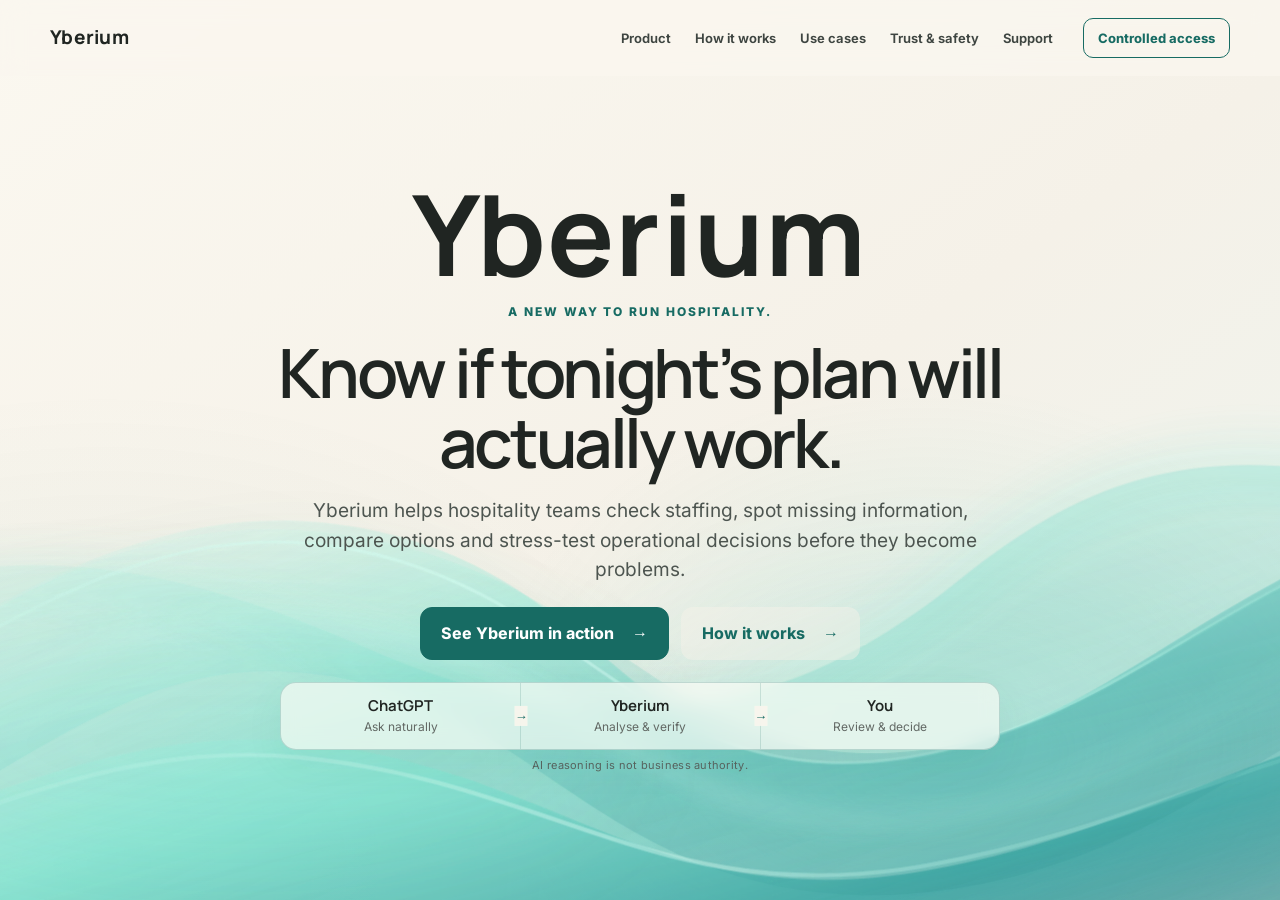
<file: index.html>
<!DOCTYPE html>
<html lang="en-GB">
<head>
  <meta charset="utf-8">
  <meta name="viewport" content="width=device-width, initial-scale=1">
  <link rel="icon" type="image/png" sizes="48x48" href="/favicon-48.png">
  <title>Yberium — Hospitality operations intelligence and workforce control</title>
  <meta name="description" content="Yberium helps hospitality teams check staffing, identify missing evidence, compare workforce options and stress-test operational plans while keeping people in authority.">
  <meta name="theme-color" content="#F5F1E8">
  <meta name="robots" content="index,follow,max-image-preview:large">
  <link rel="canonical" href="https://yberium.com/">
  <meta property="og:title" content="Yberium — Hospitality operations intelligence and workforce control">
  <meta property="og:description" content="Check staffing, spot missing information, compare options and stress-test workforce decisions before they become operational problems.">
  <meta property="og:type" content="website"><meta property="og:url" content="https://yberium.com/"><meta property="og:site_name" content="Yberium">
  <link rel="manifest" href="site.webmanifest">
  <link rel="stylesheet" href="assets/yberium-fonts.css?v=1.0">
  <link rel="stylesheet" href="assets/yberium-public.css?v=5.5">
  <script type="application/ld+json">{"@context":"https://schema.org","@type":"WebSite","name":"Yberium","url":"https://yberium.com/","description":"Hospitality operations intelligence and workforce control."}</script>
  <script type="module" src="/assets/public-waves.js?v=3.0"></script>
</head>
<body class="home-page">
  <a class="skip-link" href="#main">Skip to content</a>
  <div class="wave-field wave-field--home" aria-hidden="true"></div>
  <header class="site-header"><div class="shell nav-wrap">
    <a class="wordmark" href="/" aria-label="Yberium home">Yberium</a>
    <nav class="site-nav" aria-label="Primary navigation"><a href="/product/">Product</a><a href="/how-it-works/">How it works</a><a href="/use-cases/">Use cases</a><a href="/trust-and-safety/">Trust &amp; safety</a><a href="/support/">Support</a></nav><a class="nav-action" href="/early-access.html#pilot-form">Controlled access</a><details class="mobile-nav"><summary>Menu</summary><nav aria-label="Mobile navigation"><a href="/product/">Product</a><a href="/how-it-works/">How it works</a><a href="/use-cases/">Use cases</a><a href="/trust-and-safety/">Trust &amp; safety</a><a href="/support/">Support</a><a class="mobile-nav-action" href="/early-access.html#pilot-form">Controlled access</a></nav></details>
  </div></header>
  <main id="main" class="home-main"><section class="home-hero" aria-labelledby="hero-title">
    <p class="hero-brand" aria-hidden="true">Yberium</p>
    <p class="home-kicker">A new way to run hospitality.</p>
    <h1 id="hero-title">Know if tonight’s plan will actually work.</h1>
    <p class="hero-lead">Yberium helps hospitality teams check staffing, spot missing information, compare options and stress-test operational decisions before they become problems.</p>
    <div class="hero-actions"><a class="button primary" href="/product/">See Yberium in action <span aria-hidden="true">→</span></a><a class="button text-button" href="/how-it-works/">How it works <span aria-hidden="true">→</span></a></div>
    <div class="interaction-rail" aria-label="How people work with Yberium">
      <ol>
        <li><strong>ChatGPT</strong><span>Ask naturally</span></li>
        <li><strong>Yberium</strong><span>Analyse &amp; verify</span></li>
        <li><strong>You</strong><span>Review &amp; decide</span></li>
      </ol>
      <p>AI reasoning is not business authority.</p>
    </div>
  </section></main>
</body>
</html>
</file>
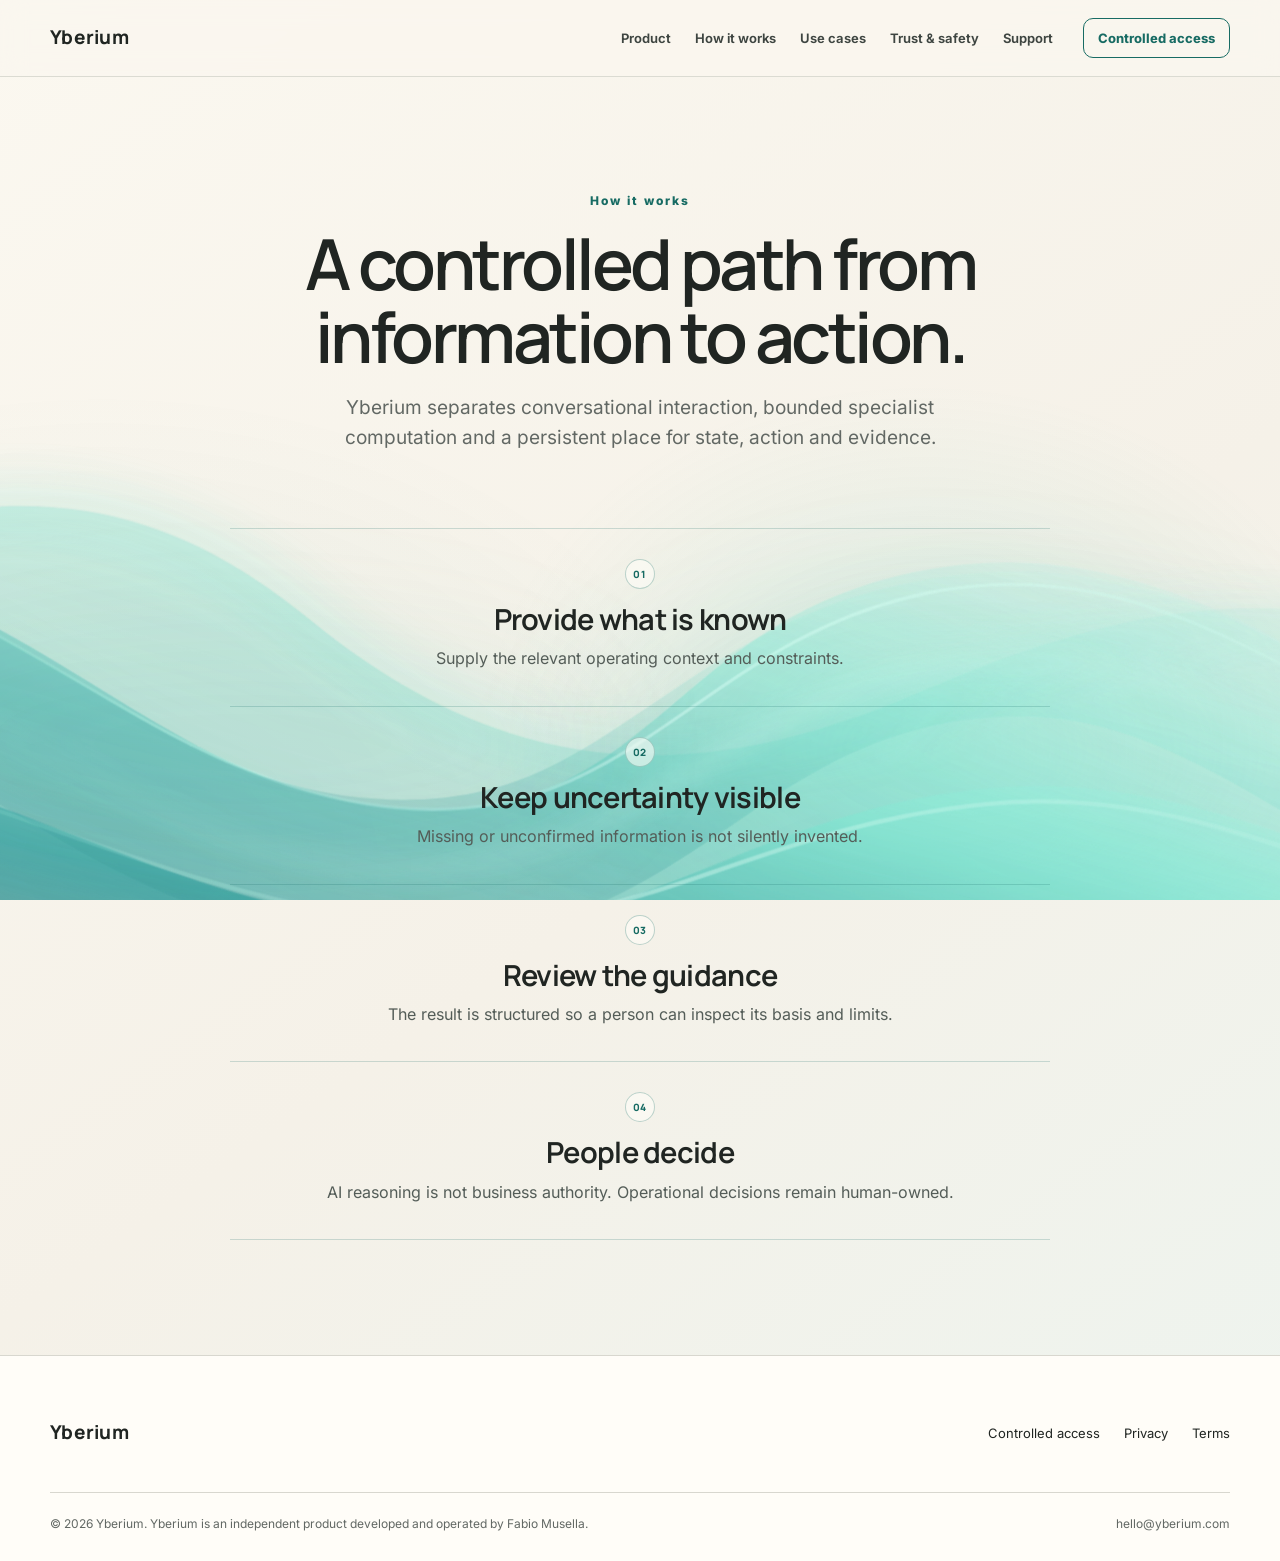
<file: how-it-works/index.html>
<!DOCTYPE html>
<html lang="en-GB"><head>
<meta charset="utf-8"><meta name="viewport" content="width=device-width, initial-scale=1">
  <link rel="icon" type="image/png" sizes="48x48" href="/favicon-48.png">
<title>How it works — Yberium</title><meta name="description" content="How Yberium turns supported inputs into bounded, reviewable operational guidance."><meta name="theme-color" content="#F5F1E8"><meta name="robots" content="index,follow">
<link rel="canonical" href="https://yberium.com/how-it-works/"><link rel="stylesheet" href="../assets/yberium-fonts.css?v=1.0"><link rel="stylesheet" href="../assets/yberium-public.css?v=5.5"><script type="module" src="/assets/public-waves.js?v=3.0"></script>
</head><body class="public-page page-how-it-works">
<a class="skip-link" href="#main">Skip to content</a><div class="wave-field wave-field--subpage" aria-hidden="true"></div>
<header class="site-header"><div class="shell nav-wrap"><a class="wordmark" href="/" aria-label="Yberium home">Yberium</a><nav class="site-nav" aria-label="Primary navigation"><a href="/product/">Product</a><a href="/how-it-works/">How it works</a><a href="/use-cases/">Use cases</a><a href="/trust-and-safety/">Trust &amp; safety</a><a href="/support/">Support</a></nav><a class="nav-action" href="/early-access.html#pilot-form">Controlled access</a><details class="mobile-nav"><summary>Menu</summary><nav aria-label="Mobile navigation"><a href="/product/">Product</a><a href="/how-it-works/">How it works</a><a href="/use-cases/">Use cases</a><a href="/trust-and-safety/">Trust &amp; safety</a><a href="/support/">Support</a><a class="mobile-nav-action" href="/early-access.html#pilot-form">Controlled access</a></nav></details></div></header>
<main id="main" class="content-main"><div class="shell content-shell"><section class="content-hero"><p class="eyebrow">How it works</p><h1>A controlled path from information to action.</h1><p>Yberium separates conversational interaction, bounded specialist computation and a persistent place for state, action and evidence.</p></section><div class="content-grid"><article><span>01</span><h2>Provide what is known</h2><p>Supply the relevant operating context and constraints.</p></article><article><span>02</span><h2>Keep uncertainty visible</h2><p>Missing or unconfirmed information is not silently invented.</p></article><article><span>03</span><h2>Review the guidance</h2><p>The result is structured so a person can inspect its basis and limits.</p></article><article><span>04</span><h2>People decide</h2><p>AI reasoning is not business authority. Operational decisions remain human-owned.</p></article></div></div></main>
<footer class="site-footer"><div class="shell footer-simple"><a class="wordmark" href="/">Yberium</a><nav aria-label="Legal navigation"><a href="/early-access.html">Controlled access</a><a href="/privacy/">Privacy</a><a href="/terms/">Terms</a></nav></div><div class="shell footer-bottom"><span>© 2026 Yberium. Yberium is an independent product developed and operated by Fabio Musella.</span><a href="mailto:hello@yberium.com">hello@yberium.com</a></div></footer>
</body></html>
</file>
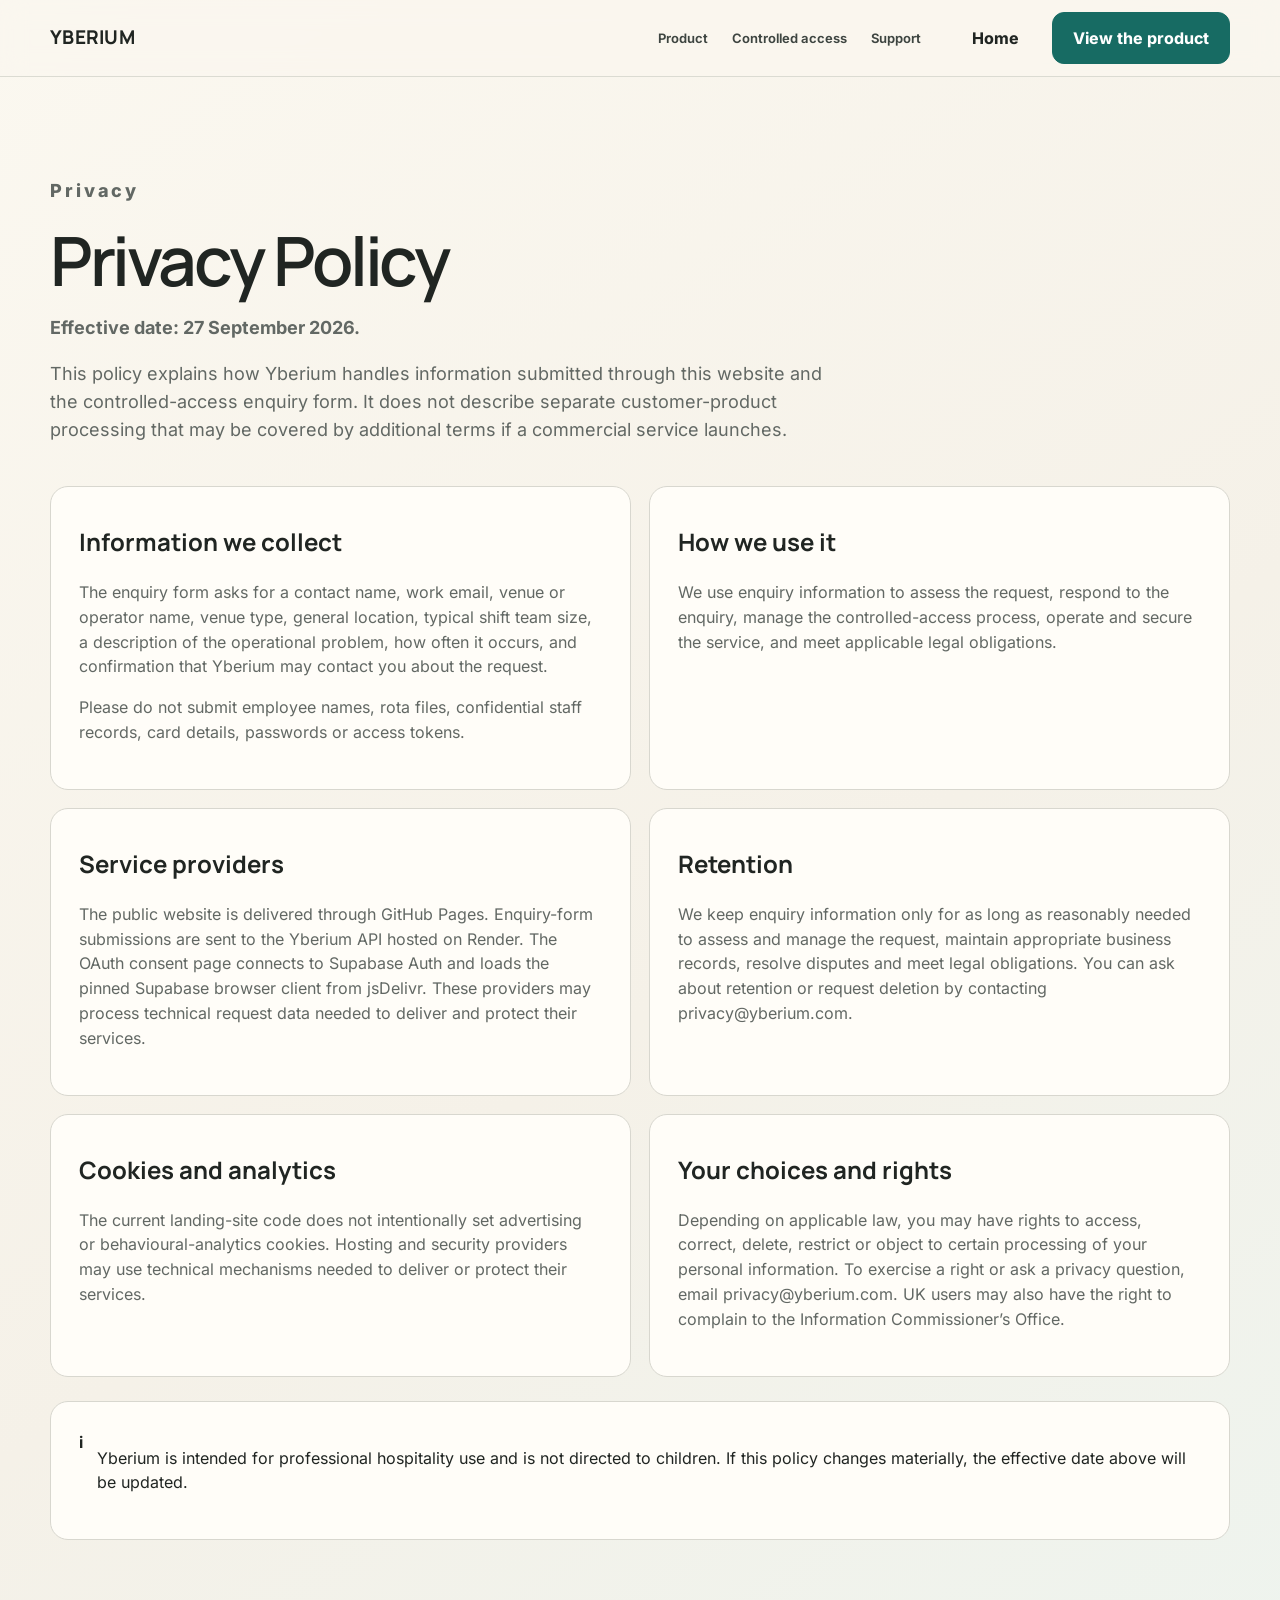
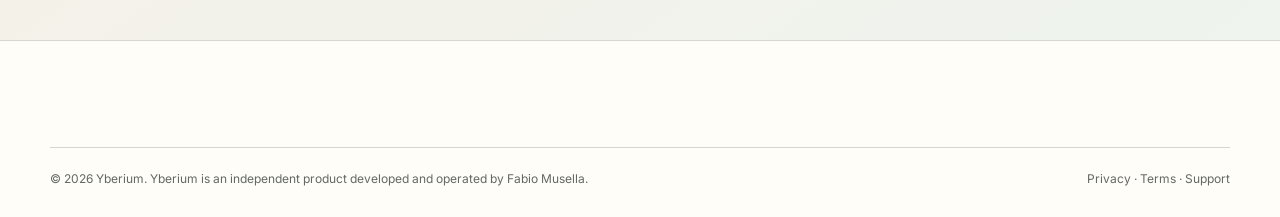
<file: privacy/index.html>
<!DOCTYPE html>
<html lang="en-GB">
<head>
  <meta charset="utf-8">
  <meta name="viewport" content="width=device-width, initial-scale=1">
  <link rel="icon" type="image/png" sizes="48x48" href="/favicon-48.png">
  <title>Privacy Policy — Yberium</title>
  <meta name="description" content="How Yberium handles information submitted through yberium.com and the controlled-access enquiry form.">
  <meta name="theme-color" content="#F5F1E8">
  <meta name="robots" content="index,follow">
  <link rel="canonical" href="https://yberium.com/privacy/">
  <link rel="stylesheet" href="../assets/yberium-fonts.css?v=1.0">
  <link rel="stylesheet" href="../assets/yberium-public.css?v=1.0">
</head>
<body>
  <a class="skip-link" href="#main">Skip to content</a>
  <header class="site-header">
    <div class="header-inner">
      <a class="wordmark" href="/" aria-label="Yberium home">YBERIUM</a>
      <nav class="site-nav" aria-label="Primary navigation"><a href="/product/">Product</a><a href="/early-access.html">Controlled access</a><a href="/support/">Support</a></nav>
      <div class="header-actions"><a class="button quiet" href="/">Home</a><a class="button primary" href="/product/">View the product</a></div>
    </div>
  </header>
  <main id="main" class="subpage-main">
    <div class="page-shell">
      <section class="subpage-hero">
        <p class="eyebrow">Privacy</p>
        <h1>Privacy Policy</h1>
        <p><strong>Effective date: 27 September 2026.</strong></p>
        <p>This policy explains how Yberium handles information submitted through this website and the controlled-access enquiry form. It does not describe separate customer-product processing that may be covered by additional terms if a commercial service launches.</p>
        <div class="feedback-grid">
          <article class="question-card"><h2>Information we collect</h2><p>The enquiry form asks for a contact name, work email, venue or operator name, venue type, general location, typical shift team size, a description of the operational problem, how often it occurs, and confirmation that Yberium may contact you about the request.</p><p>Please do not submit employee names, rota files, confidential staff records, card details, passwords or access tokens.</p></article>
          <article class="question-card"><h2>How we use it</h2><p>We use enquiry information to assess the request, respond to the enquiry, manage the controlled-access process, operate and secure the service, and meet applicable legal obligations.</p></article>
          <article class="question-card"><h2>Service providers</h2><p>The public website is delivered through GitHub Pages. Enquiry-form submissions are sent to the Yberium API hosted on Render. The OAuth consent page connects to Supabase Auth and loads the pinned Supabase browser client from jsDelivr. These providers may process technical request data needed to deliver and protect their services.</p></article>
          <article class="question-card"><h2>Retention</h2><p>We keep enquiry information only for as long as reasonably needed to assess and manage the request, maintain appropriate business records, resolve disputes and meet legal obligations. You can ask about retention or request deletion by contacting <a href="mailto:privacy@yberium.com">privacy@yberium.com</a>.</p></article>
          <article class="question-card"><h2>Cookies and analytics</h2><p>The current landing-site code does not intentionally set advertising or behavioural-analytics cookies. Hosting and security providers may use technical mechanisms needed to deliver or protect their services.</p></article>
          <article class="question-card"><h2>Your choices and rights</h2><p>Depending on applicable law, you may have rights to access, correct, delete, restrict or object to certain processing of your personal information. To exercise a right or ask a privacy question, email <a href="mailto:privacy@yberium.com">privacy@yberium.com</a>. UK users may also have the right to complain to the Information Commissioner’s Office.</p></article>
        </div>
        <div class="legal-note"><strong aria-hidden="true">i</strong><p>Yberium is intended for professional hospitality use and is not directed to children. If this policy changes materially, the effective date above will be updated.</p></div>
      </section>
    </div>
  </main>
  <footer class="site-footer">
    <div class="page-shell">
      <div class="footer-bottom"><span>© 2026 Yberium. Yberium is an independent product developed and operated by Fabio Musella.</span><span><a href="/privacy/">Privacy</a> · <a href="/terms/">Terms</a> · <a href="/support/">Support</a></span></div>
    </div>
  </footer>
</body>
</html>
</file>
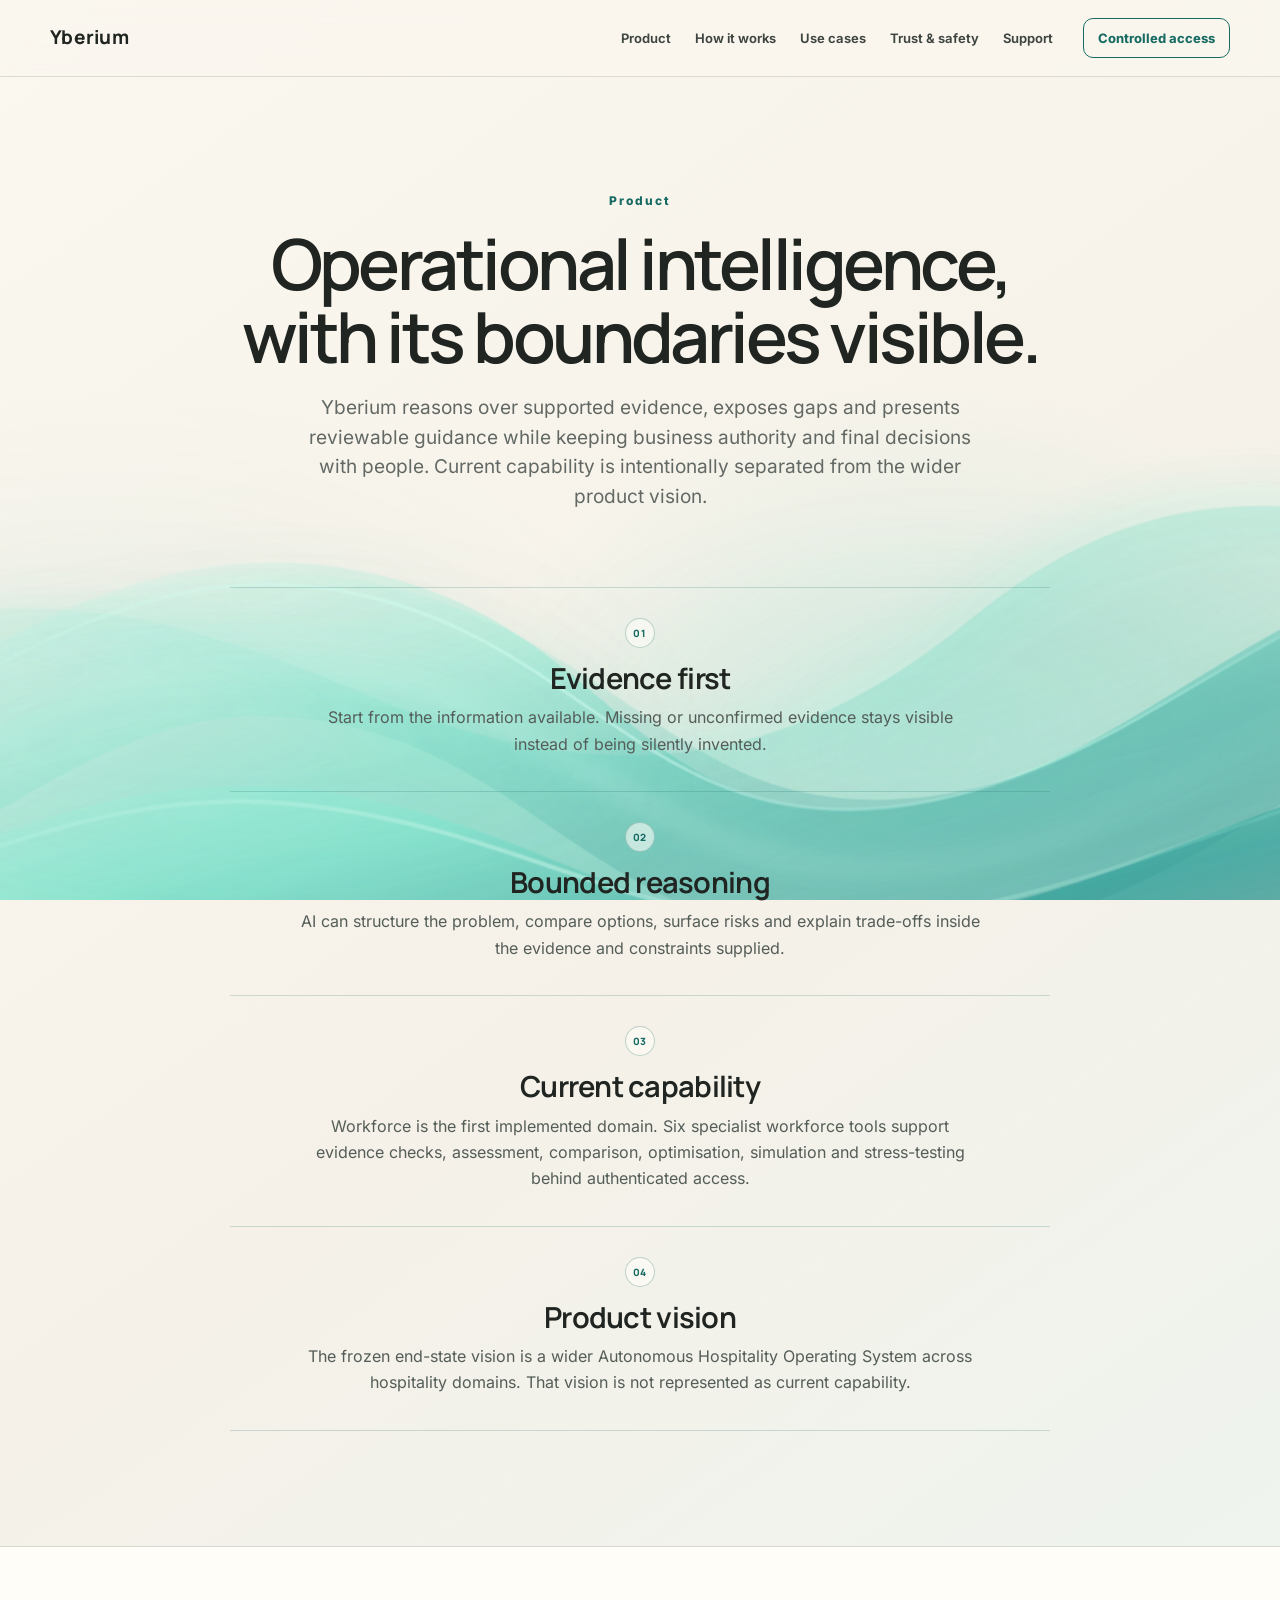
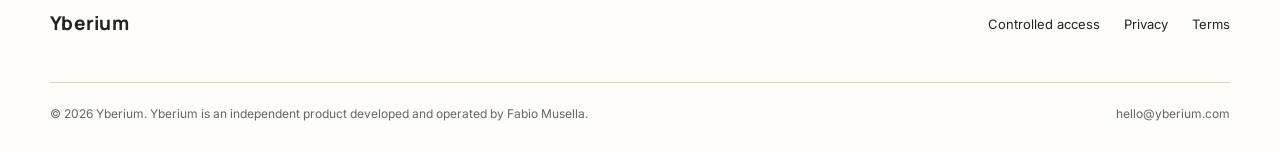
<file: product/index.html>
<!DOCTYPE html>
<html lang="en-GB"><head>
<meta charset="utf-8"><meta name="viewport" content="width=device-width, initial-scale=1">
  <link rel="icon" type="image/png" sizes="48x48" href="/favicon-48.png">
<title>Product — Yberium</title><meta name="description" content="Yberium combines evidence-first operational guidance with a current workforce reasoning capability and a wider hospitality operating-system vision."><meta name="theme-color" content="#F5F1E8"><meta name="robots" content="index,follow">
<link rel="canonical" href="https://yberium.com/product/"><link rel="stylesheet" href="../assets/yberium-fonts.css?v=1.0"><link rel="stylesheet" href="../assets/yberium-public.css?v=5.5"><script type="module" src="/assets/public-waves.js?v=3.0"></script>
</head><body class="public-page page-product">
<a class="skip-link" href="#main">Skip to content</a><div class="wave-field wave-field--subpage" aria-hidden="true"></div>
<header class="site-header"><div class="shell nav-wrap"><a class="wordmark" href="/" aria-label="Yberium home">Yberium</a><nav class="site-nav" aria-label="Primary navigation"><a href="/product/">Product</a><a href="/how-it-works/">How it works</a><a href="/use-cases/">Use cases</a><a href="/trust-and-safety/">Trust &amp; safety</a><a href="/support/">Support</a></nav><a class="nav-action" href="/early-access.html#pilot-form">Controlled access</a><details class="mobile-nav"><summary>Menu</summary><nav aria-label="Mobile navigation"><a href="/product/">Product</a><a href="/how-it-works/">How it works</a><a href="/use-cases/">Use cases</a><a href="/trust-and-safety/">Trust &amp; safety</a><a href="/support/">Support</a><a class="mobile-nav-action" href="/early-access.html#pilot-form">Controlled access</a></nav></details></div></header>
<main id="main" class="content-main"><div class="shell content-shell"><section class="content-hero"><p class="eyebrow">Product</p><h1>Operational intelligence, with its boundaries visible.</h1><p>Yberium reasons over supported evidence, exposes gaps and presents reviewable guidance while keeping business authority and final decisions with people. Current capability is intentionally separated from the wider product vision.</p></section><div class="content-grid"><article><span>01</span><h2>Evidence first</h2><p>Start from the information available. Missing or unconfirmed evidence stays visible instead of being silently invented.</p></article><article><span>02</span><h2>Bounded reasoning</h2><p>AI can structure the problem, compare options, surface risks and explain trade-offs inside the evidence and constraints supplied.</p></article><article><span>03</span><h2>Current capability</h2><p>Workforce is the first implemented domain. Six specialist workforce tools support evidence checks, assessment, comparison, optimisation, simulation and stress-testing behind authenticated access.</p></article><article><span>04</span><h2>Product vision</h2><p>The frozen end-state vision is a wider Autonomous Hospitality Operating System across hospitality domains. That vision is not represented as current capability.</p></article></div></div></main>
<footer class="site-footer"><div class="shell footer-simple"><a class="wordmark" href="/">Yberium</a><nav aria-label="Legal navigation"><a href="/early-access.html">Controlled access</a><a href="/privacy/">Privacy</a><a href="/terms/">Terms</a></nav></div><div class="shell footer-bottom"><span>© 2026 Yberium. Yberium is an independent product developed and operated by Fabio Musella.</span><a href="mailto:hello@yberium.com">hello@yberium.com</a></div></footer>
</body></html>
</file>
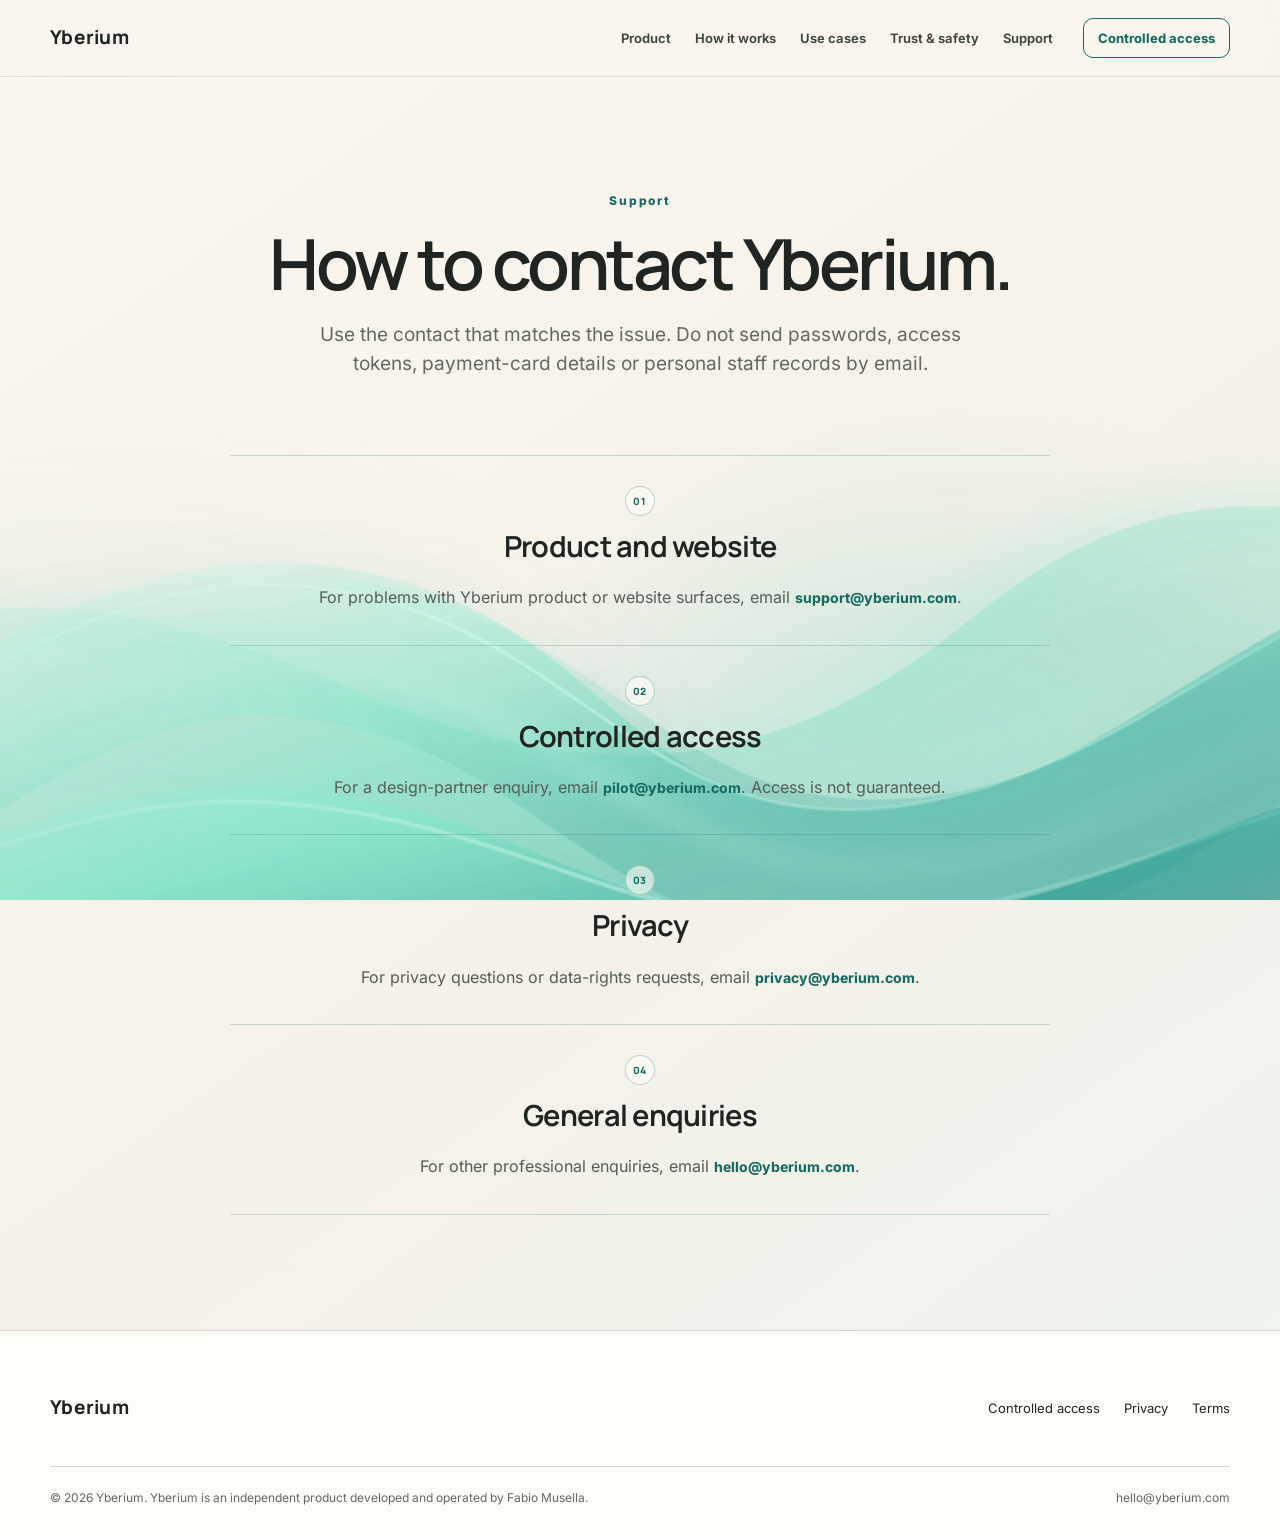
<file: support/index.html>
<!DOCTYPE html>
<html lang="en-GB"><head>
<meta charset="utf-8"><meta name="viewport" content="width=device-width, initial-scale=1">
  <link rel="icon" type="image/png" sizes="48x48" href="/favicon-48.png">
<title>Support — Yberium</title><meta name="description" content="Support, controlled-access and privacy contact information for Yberium."><meta name="theme-color" content="#F5F1E8"><meta name="robots" content="index,follow">
<link rel="canonical" href="https://yberium.com/support/"><link rel="stylesheet" href="../assets/yberium-fonts.css?v=1.0"><link rel="stylesheet" href="../assets/yberium-public.css?v=5.5"><script type="module" src="/assets/public-waves.js?v=3.0"></script>
</head><body class="public-page page-support">
<a class="skip-link" href="#main">Skip to content</a><div class="wave-field wave-field--subpage" aria-hidden="true"></div>
<header class="site-header"><div class="shell nav-wrap"><a class="wordmark" href="/" aria-label="Yberium home">Yberium</a><nav class="site-nav" aria-label="Primary navigation"><a href="/product/">Product</a><a href="/how-it-works/">How it works</a><a href="/use-cases/">Use cases</a><a href="/trust-and-safety/">Trust &amp; safety</a><a href="/support/">Support</a></nav><a class="nav-action" href="/early-access.html#pilot-form">Controlled access</a><details class="mobile-nav"><summary>Menu</summary><nav aria-label="Mobile navigation"><a href="/product/">Product</a><a href="/how-it-works/">How it works</a><a href="/use-cases/">Use cases</a><a href="/trust-and-safety/">Trust &amp; safety</a><a href="/support/">Support</a><a class="mobile-nav-action" href="/early-access.html#pilot-form">Controlled access</a></nav></details></div></header>
<main id="main" class="content-main"><div class="shell content-shell"><section class="content-hero"><p class="eyebrow">Support</p><h1>How to contact Yberium.</h1><p>Use the contact that matches the issue. Do not send passwords, access tokens, payment-card details or personal staff records by email.</p></section><div class="content-grid"><article><span>01</span><h2>Product and website</h2><p>For problems with Yberium product or website surfaces, email <a href="mailto:support@yberium.com">support@yberium.com</a>.</p></article><article><span>02</span><h2>Controlled access</h2><p>For a design-partner enquiry, email <a href="mailto:pilot@yberium.com">pilot@yberium.com</a>. Access is not guaranteed.</p></article><article><span>03</span><h2>Privacy</h2><p>For privacy questions or data-rights requests, email <a href="mailto:privacy@yberium.com">privacy@yberium.com</a>.</p></article><article><span>04</span><h2>General enquiries</h2><p>For other professional enquiries, email <a href="mailto:hello@yberium.com">hello@yberium.com</a>.</p></article></div></div></main>
<footer class="site-footer"><div class="shell footer-simple"><a class="wordmark" href="/">Yberium</a><nav aria-label="Legal navigation"><a href="/early-access.html">Controlled access</a><a href="/privacy/">Privacy</a><a href="/terms/">Terms</a></nav></div><div class="shell footer-bottom"><span>© 2026 Yberium. Yberium is an independent product developed and operated by Fabio Musella.</span><a href="mailto:hello@yberium.com">hello@yberium.com</a></div></footer>
</body></html>
</file>
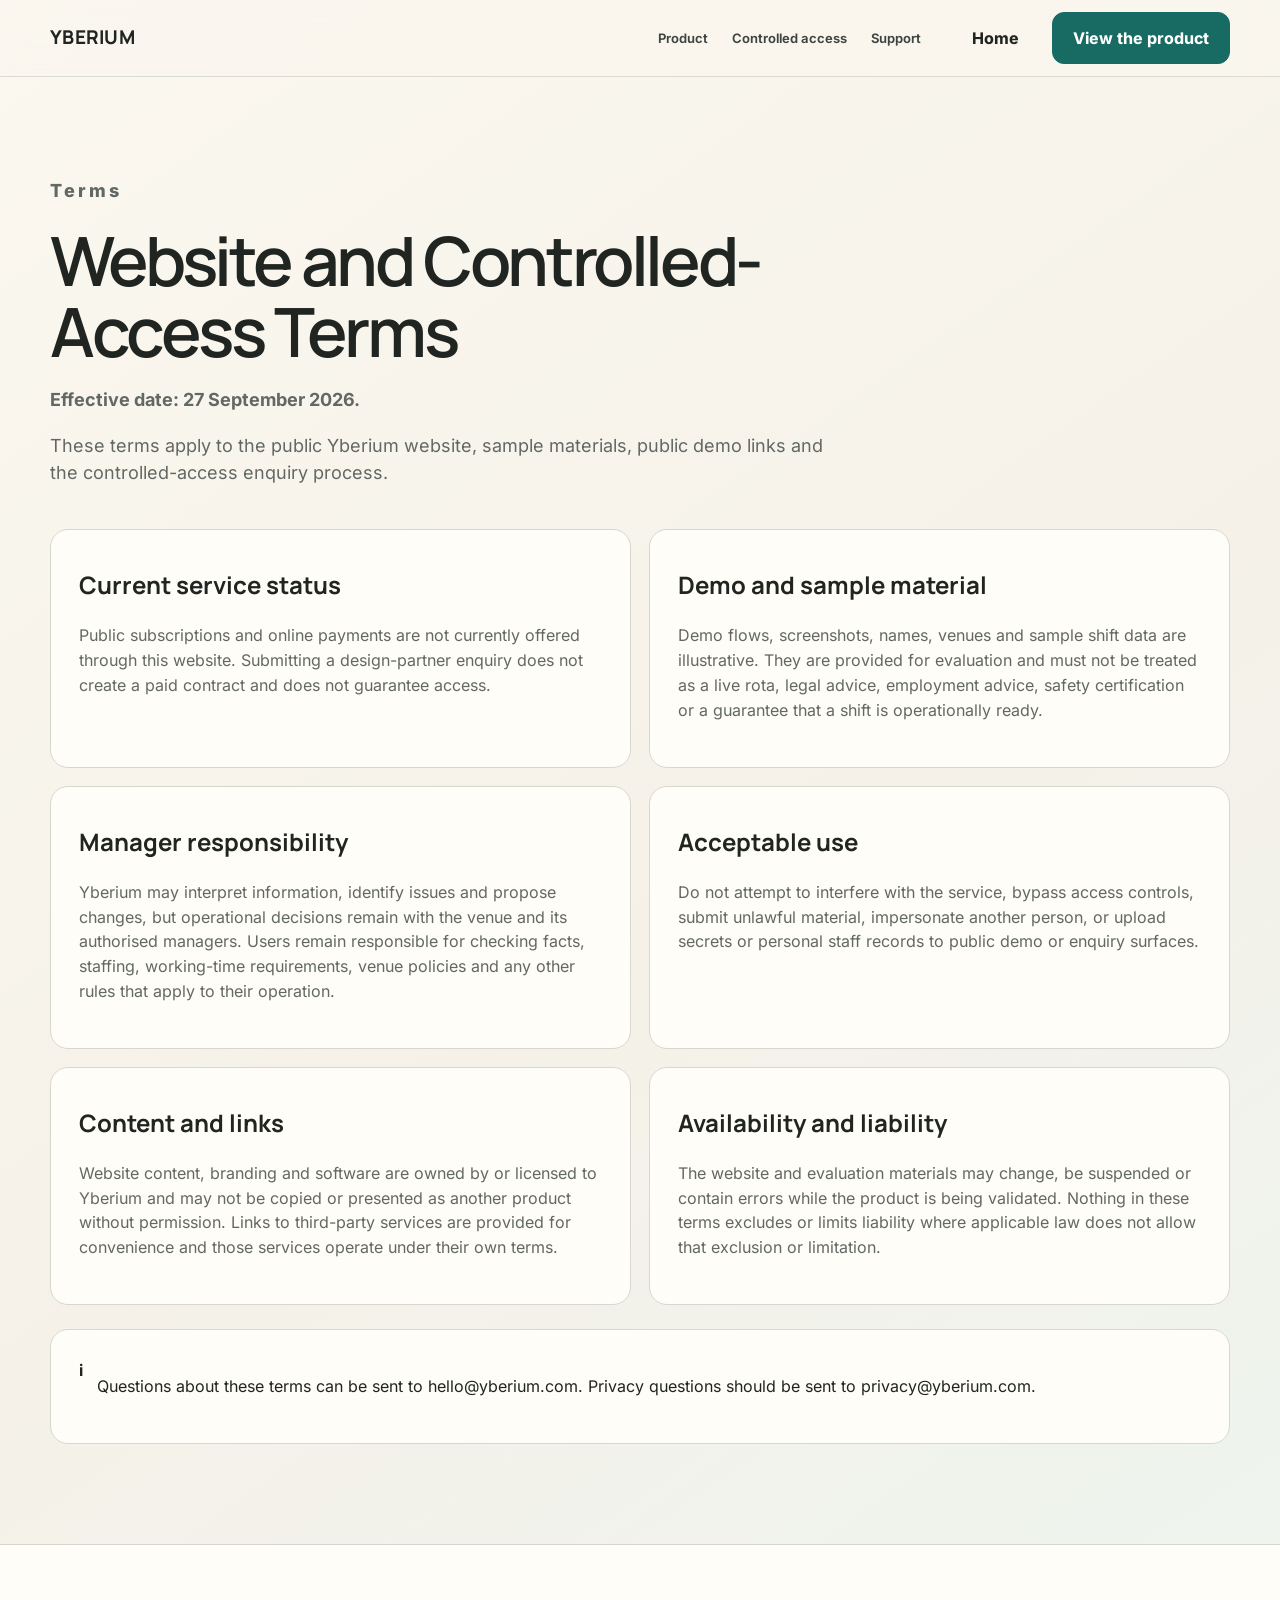
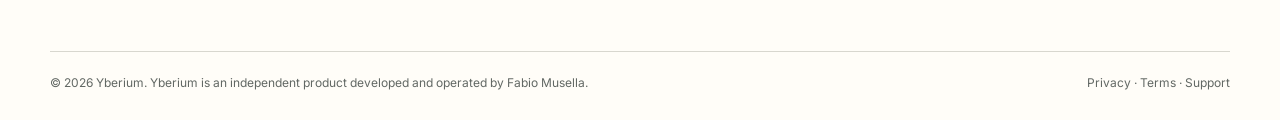
<file: terms/index.html>
<!DOCTYPE html>
<html lang="en-GB">
<head>
  <meta charset="utf-8">
  <meta name="viewport" content="width=device-width, initial-scale=1">
  <link rel="icon" type="image/png" sizes="48x48" href="/favicon-48.png">
  <title>Website and Controlled-Access Terms — Yberium</title>
  <meta name="description" content="Terms for using the Yberium website, public demo and controlled-access enquiry process.">
  <meta name="theme-color" content="#F5F1E8">
  <meta name="robots" content="index,follow">
  <link rel="canonical" href="https://yberium.com/terms/">
  <link rel="stylesheet" href="../assets/yberium-fonts.css?v=1.0">
  <link rel="stylesheet" href="../assets/yberium-public.css?v=1.0">
</head>
<body>
  <a class="skip-link" href="#main">Skip to content</a>
  <header class="site-header">
    <div class="header-inner">
      <a class="wordmark" href="/" aria-label="Yberium home">YBERIUM</a>
      <nav class="site-nav" aria-label="Primary navigation"><a href="/product/">Product</a><a href="/early-access.html">Controlled access</a><a href="/support/">Support</a></nav>
      <div class="header-actions"><a class="button quiet" href="/">Home</a><a class="button primary" href="/product/">View the product</a></div>
    </div>
  </header>
  <main id="main" class="subpage-main">
    <div class="page-shell">
      <section class="subpage-hero">
        <p class="eyebrow">Terms</p>
        <h1>Website and Controlled-Access Terms</h1>
        <p><strong>Effective date: 27 September 2026.</strong></p>
        <p>These terms apply to the public Yberium website, sample materials, public demo links and the controlled-access enquiry process.</p>
        <div class="feedback-grid">
          <article class="question-card"><h2>Current service status</h2><p>Public subscriptions and online payments are not currently offered through this website. Submitting a design-partner enquiry does not create a paid contract and does not guarantee access.</p></article>
          <article class="question-card"><h2>Demo and sample material</h2><p>Demo flows, screenshots, names, venues and sample shift data are illustrative. They are provided for evaluation and must not be treated as a live rota, legal advice, employment advice, safety certification or a guarantee that a shift is operationally ready.</p></article>
          <article class="question-card"><h2>Manager responsibility</h2><p>Yberium may interpret information, identify issues and propose changes, but operational decisions remain with the venue and its authorised managers. Users remain responsible for checking facts, staffing, working-time requirements, venue policies and any other rules that apply to their operation.</p></article>
          <article class="question-card"><h2>Acceptable use</h2><p>Do not attempt to interfere with the service, bypass access controls, submit unlawful material, impersonate another person, or upload secrets or personal staff records to public demo or enquiry surfaces.</p></article>
          <article class="question-card"><h2>Content and links</h2><p>Website content, branding and software are owned by or licensed to Yberium and may not be copied or presented as another product without permission. Links to third-party services are provided for convenience and those services operate under their own terms.</p></article>
          <article class="question-card"><h2>Availability and liability</h2><p>The website and evaluation materials may change, be suspended or contain errors while the product is being validated. Nothing in these terms excludes or limits liability where applicable law does not allow that exclusion or limitation.</p></article>
        </div>
        <div class="legal-note"><strong aria-hidden="true">i</strong><p>Questions about these terms can be sent to <a href="mailto:hello@yberium.com">hello@yberium.com</a>. Privacy questions should be sent to <a href="mailto:privacy@yberium.com">privacy@yberium.com</a>.</p></div>
      </section>
    </div>
  </main>
  <footer class="site-footer">
    <div class="page-shell">
      <div class="footer-bottom"><span>© 2026 Yberium. Yberium is an independent product developed and operated by Fabio Musella.</span><span><a href="/privacy/">Privacy</a> · <a href="/terms/">Terms</a> · <a href="/support/">Support</a></span></div>
    </div>
  </footer>
</body>
</html>
</file>
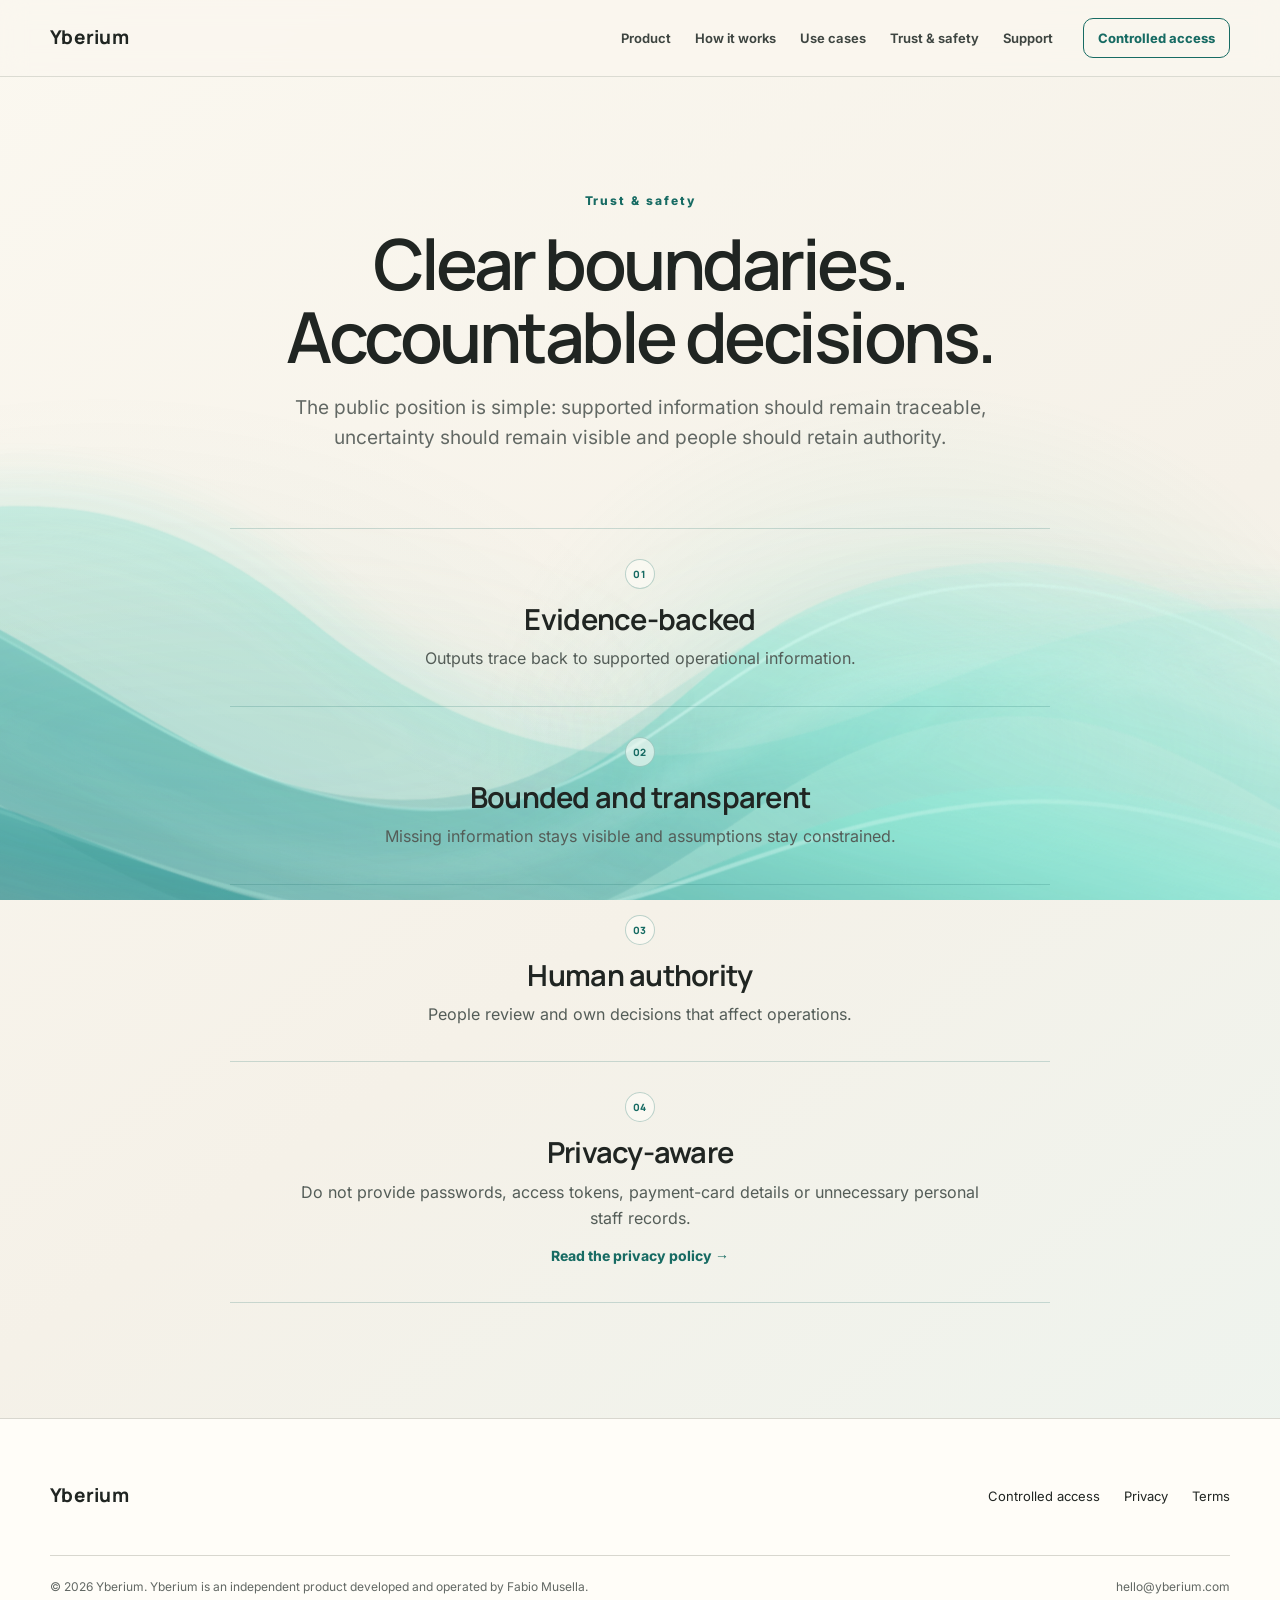
<file: trust-and-safety/index.html>
<!DOCTYPE html>
<html lang="en-GB"><head>
<meta charset="utf-8"><meta name="viewport" content="width=device-width, initial-scale=1">
  <link rel="icon" type="image/png" sizes="48x48" href="/favicon-48.png">
<title>Trust & safety — Yberium</title><meta name="description" content="Yberium principles for evidence, transparency, privacy and human authority."><meta name="theme-color" content="#F5F1E8"><meta name="robots" content="index,follow">
<link rel="canonical" href="https://yberium.com/trust-and-safety/"><link rel="stylesheet" href="../assets/yberium-fonts.css?v=1.0"><link rel="stylesheet" href="../assets/yberium-public.css?v=5.5"><script type="module" src="/assets/public-waves.js?v=3.0"></script>
</head><body class="public-page page-trust-and-safety">
<a class="skip-link" href="#main">Skip to content</a><div class="wave-field wave-field--subpage" aria-hidden="true"></div>
<header class="site-header"><div class="shell nav-wrap"><a class="wordmark" href="/" aria-label="Yberium home">Yberium</a><nav class="site-nav" aria-label="Primary navigation"><a href="/product/">Product</a><a href="/how-it-works/">How it works</a><a href="/use-cases/">Use cases</a><a href="/trust-and-safety/">Trust &amp; safety</a><a href="/support/">Support</a></nav><a class="nav-action" href="/early-access.html#pilot-form">Controlled access</a><details class="mobile-nav"><summary>Menu</summary><nav aria-label="Mobile navigation"><a href="/product/">Product</a><a href="/how-it-works/">How it works</a><a href="/use-cases/">Use cases</a><a href="/trust-and-safety/">Trust &amp; safety</a><a href="/support/">Support</a><a class="mobile-nav-action" href="/early-access.html#pilot-form">Controlled access</a></nav></details></div></header>
<main id="main" class="content-main"><div class="shell content-shell"><section class="content-hero"><p class="eyebrow">Trust & safety</p><h1>Clear boundaries. Accountable decisions.</h1><p>The public position is simple: supported information should remain traceable, uncertainty should remain visible and people should retain authority.</p></section><div class="content-grid"><article><span>01</span><h2>Evidence-backed</h2><p>Outputs trace back to supported operational information.</p></article><article><span>02</span><h2>Bounded and transparent</h2><p>Missing information stays visible and assumptions stay constrained.</p></article><article><span>03</span><h2>Human authority</h2><p>People review and own decisions that affect operations.</p></article><article><span>04</span><h2>Privacy-aware</h2><p>Do not provide passwords, access tokens, payment-card details or unnecessary personal staff records.</p><a href="/privacy/">Read the privacy policy →</a></article></div></div></main>
<footer class="site-footer"><div class="shell footer-simple"><a class="wordmark" href="/">Yberium</a><nav aria-label="Legal navigation"><a href="/early-access.html">Controlled access</a><a href="/privacy/">Privacy</a><a href="/terms/">Terms</a></nav></div><div class="shell footer-bottom"><span>© 2026 Yberium. Yberium is an independent product developed and operated by Fabio Musella.</span><a href="mailto:hello@yberium.com">hello@yberium.com</a></div></footer>
</body></html>
</file>
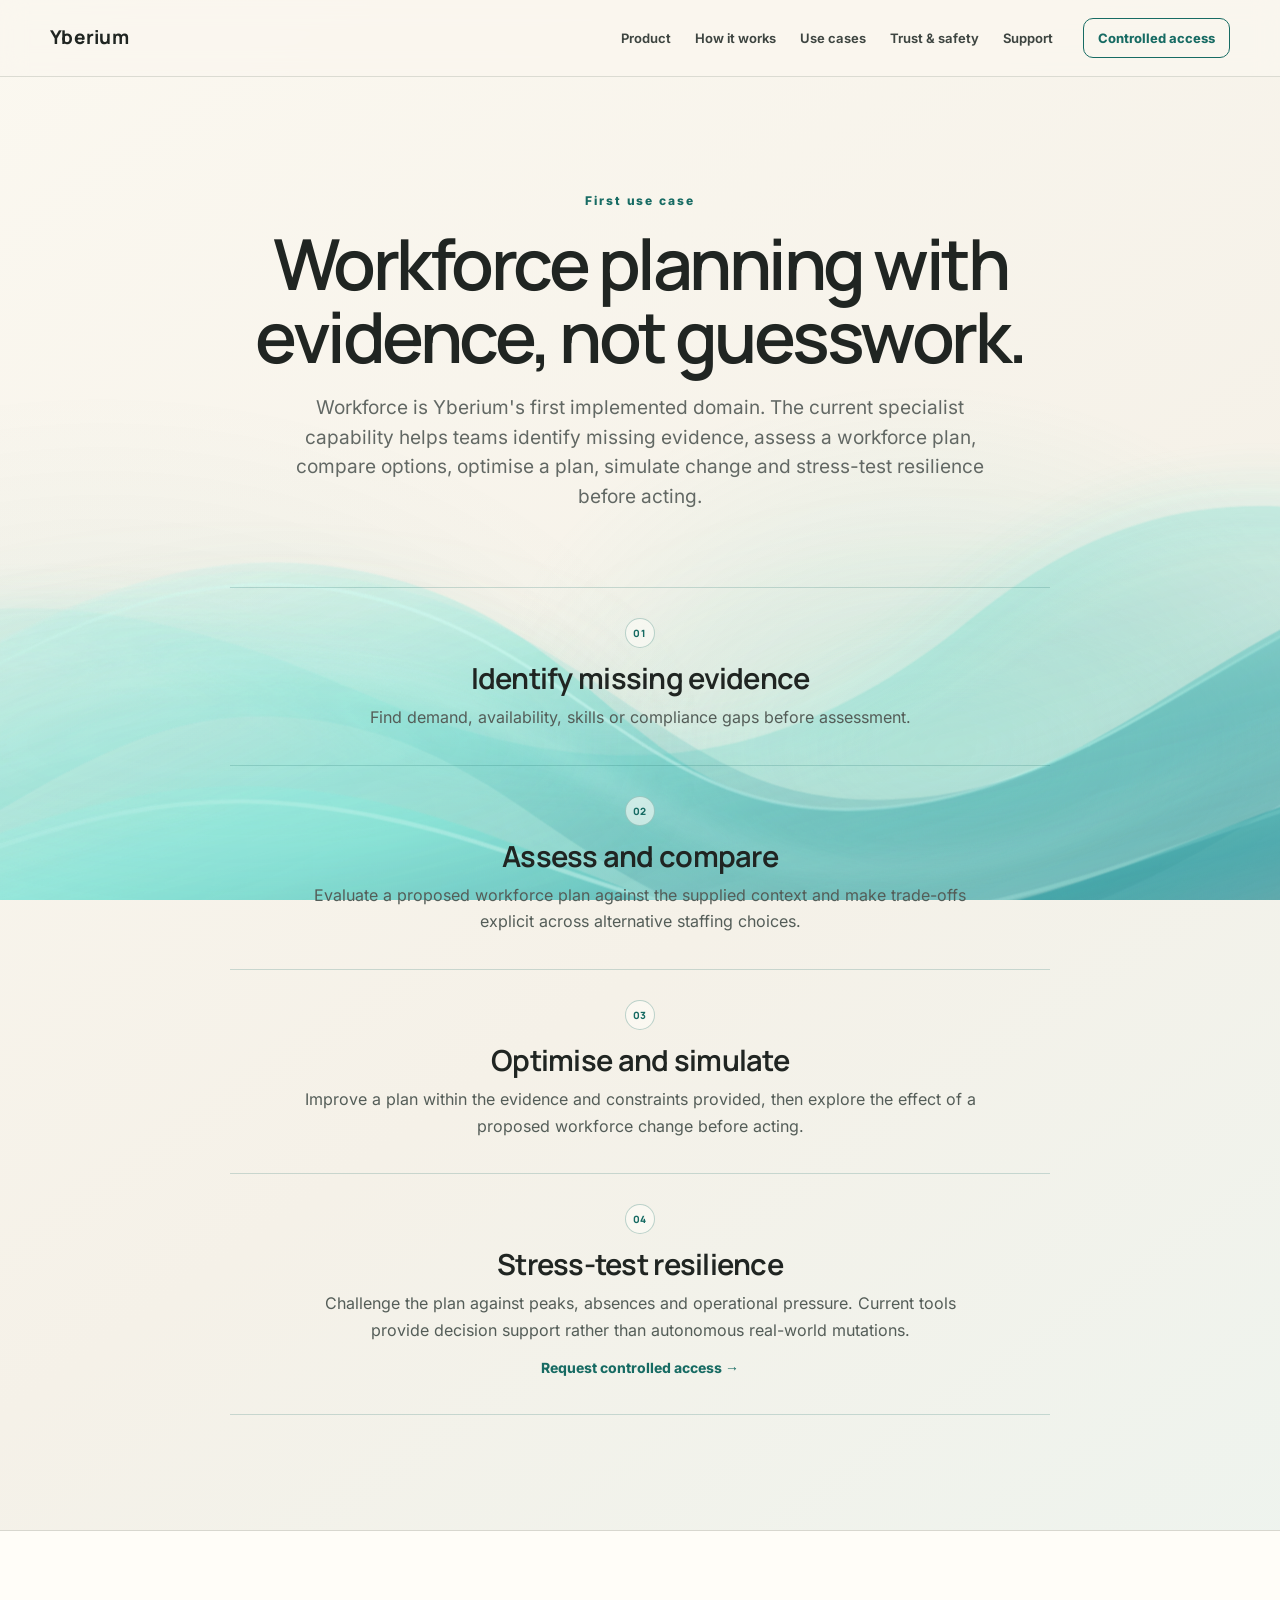
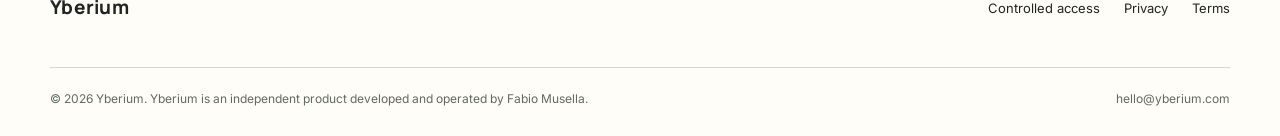
<file: use-cases/index.html>
<!DOCTYPE html>
<html lang="en-GB"><head>
<meta charset="utf-8"><meta name="viewport" content="width=device-width, initial-scale=1">
  <link rel="icon" type="image/png" sizes="48x48" href="/favicon-48.png">
<title>Use cases — Yberium</title><meta name="description" content="Yberium's first implemented domain is workforce planning: identify evidence gaps, assess and compare plans, optimise, simulate and stress-test before acting."><meta name="theme-color" content="#F5F1E8"><meta name="robots" content="index,follow">
<link rel="canonical" href="https://yberium.com/use-cases/"><link rel="stylesheet" href="../assets/yberium-fonts.css?v=1.0"><link rel="stylesheet" href="../assets/yberium-public.css?v=5.5"><script type="module" src="/assets/public-waves.js?v=3.0"></script>
</head><body class="public-page page-use-cases">
<a class="skip-link" href="#main">Skip to content</a><div class="wave-field wave-field--subpage" aria-hidden="true"></div>
<header class="site-header"><div class="shell nav-wrap"><a class="wordmark" href="/" aria-label="Yberium home">Yberium</a><nav class="site-nav" aria-label="Primary navigation"><a href="/product/">Product</a><a href="/how-it-works/">How it works</a><a href="/use-cases/">Use cases</a><a href="/trust-and-safety/">Trust &amp; safety</a><a href="/support/">Support</a></nav><a class="nav-action" href="/early-access.html#pilot-form">Controlled access</a><details class="mobile-nav"><summary>Menu</summary><nav aria-label="Mobile navigation"><a href="/product/">Product</a><a href="/how-it-works/">How it works</a><a href="/use-cases/">Use cases</a><a href="/trust-and-safety/">Trust &amp; safety</a><a href="/support/">Support</a><a class="mobile-nav-action" href="/early-access.html#pilot-form">Controlled access</a></nav></details></div></header>
<main id="main" class="content-main"><div class="shell content-shell"><section class="content-hero"><p class="eyebrow">First use case</p><h1>Workforce planning with evidence, not guesswork.</h1><p>Workforce is Yberium's first implemented domain. The current specialist capability helps teams identify missing evidence, assess a workforce plan, compare options, optimise a plan, simulate change and stress-test resilience before acting.</p></section><div class="content-grid"><article><span>01</span><h2>Identify missing evidence</h2><p>Find demand, availability, skills or compliance gaps before assessment.</p></article><article><span>02</span><h2>Assess and compare</h2><p>Evaluate a proposed workforce plan against the supplied context and make trade-offs explicit across alternative staffing choices.</p></article><article><span>03</span><h2>Optimise and simulate</h2><p>Improve a plan within the evidence and constraints provided, then explore the effect of a proposed workforce change before acting.</p></article><article><span>04</span><h2>Stress-test resilience</h2><p>Challenge the plan against peaks, absences and operational pressure. Current tools provide decision support rather than autonomous real-world mutations.</p><a href="/early-access.html#pilot-form">Request controlled access →</a></article></div></div></main>
<footer class="site-footer"><div class="shell footer-simple"><a class="wordmark" href="/">Yberium</a><nav aria-label="Legal navigation"><a href="/early-access.html">Controlled access</a><a href="/privacy/">Privacy</a><a href="/terms/">Terms</a></nav></div><div class="shell footer-bottom"><span>© 2026 Yberium. Yberium is an independent product developed and operated by Fabio Musella.</span><a href="mailto:hello@yberium.com">hello@yberium.com</a></div></footer>
</body></html>
</file>
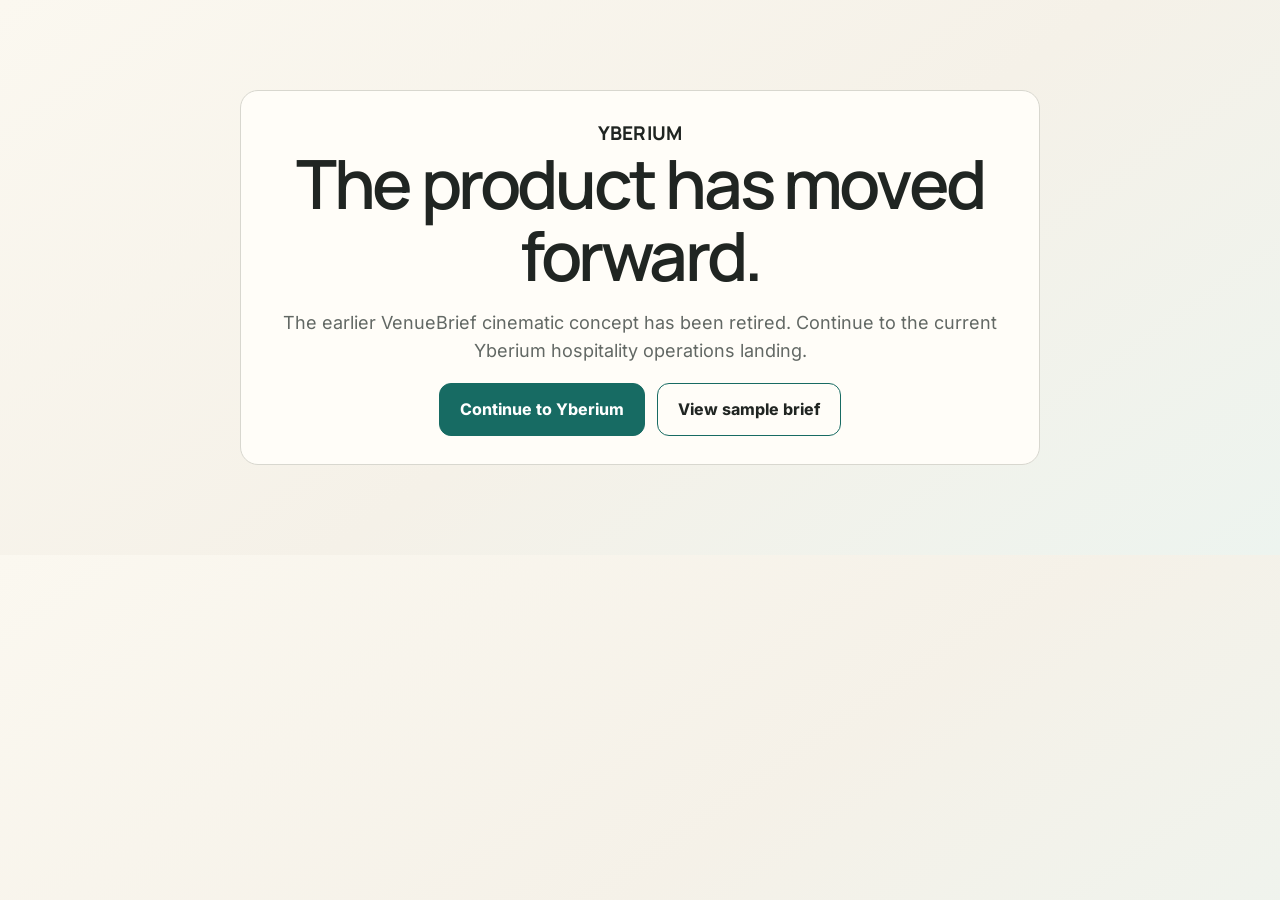
<file: cinematic.html>
<!DOCTYPE html>
<html lang="en-GB">
<head>
  <meta charset="utf-8">
  <meta name="viewport" content="width=device-width, initial-scale=1">
  <title>This concept has moved — Yberium</title>
  <meta name="description" content="The former concept page has been retired. Continue to Yberium.">
  <meta name="theme-color" content="#F5F1E8">
  <meta name="robots" content="noindex,follow">
  <link rel="canonical" href="https://yberium.com/">
  <link rel="stylesheet" href="assets/yberium-fonts.css?v=1.0">
  <link rel="stylesheet" href="assets/yberium-public.css?v=1.0">
</head>
<body>
  <main class="page-shell">
    <section class="legacy-notice">
      <a class="wordmark" href="index.html" aria-label="Yberium home">YBERIUM</a>
      <h1>The product has moved forward.</h1>
      <p>The earlier VenueBrief cinematic concept has been retired. Continue to the current Yberium hospitality operations landing.</p>
      <div class="inline-actions actions-centred"><a class="button primary" href="index.html">Continue to Yberium</a><a class="button" href="sample-shift-brief.html">View sample brief</a></div>
    </section>
  </main>
</body>
</html>
</file>
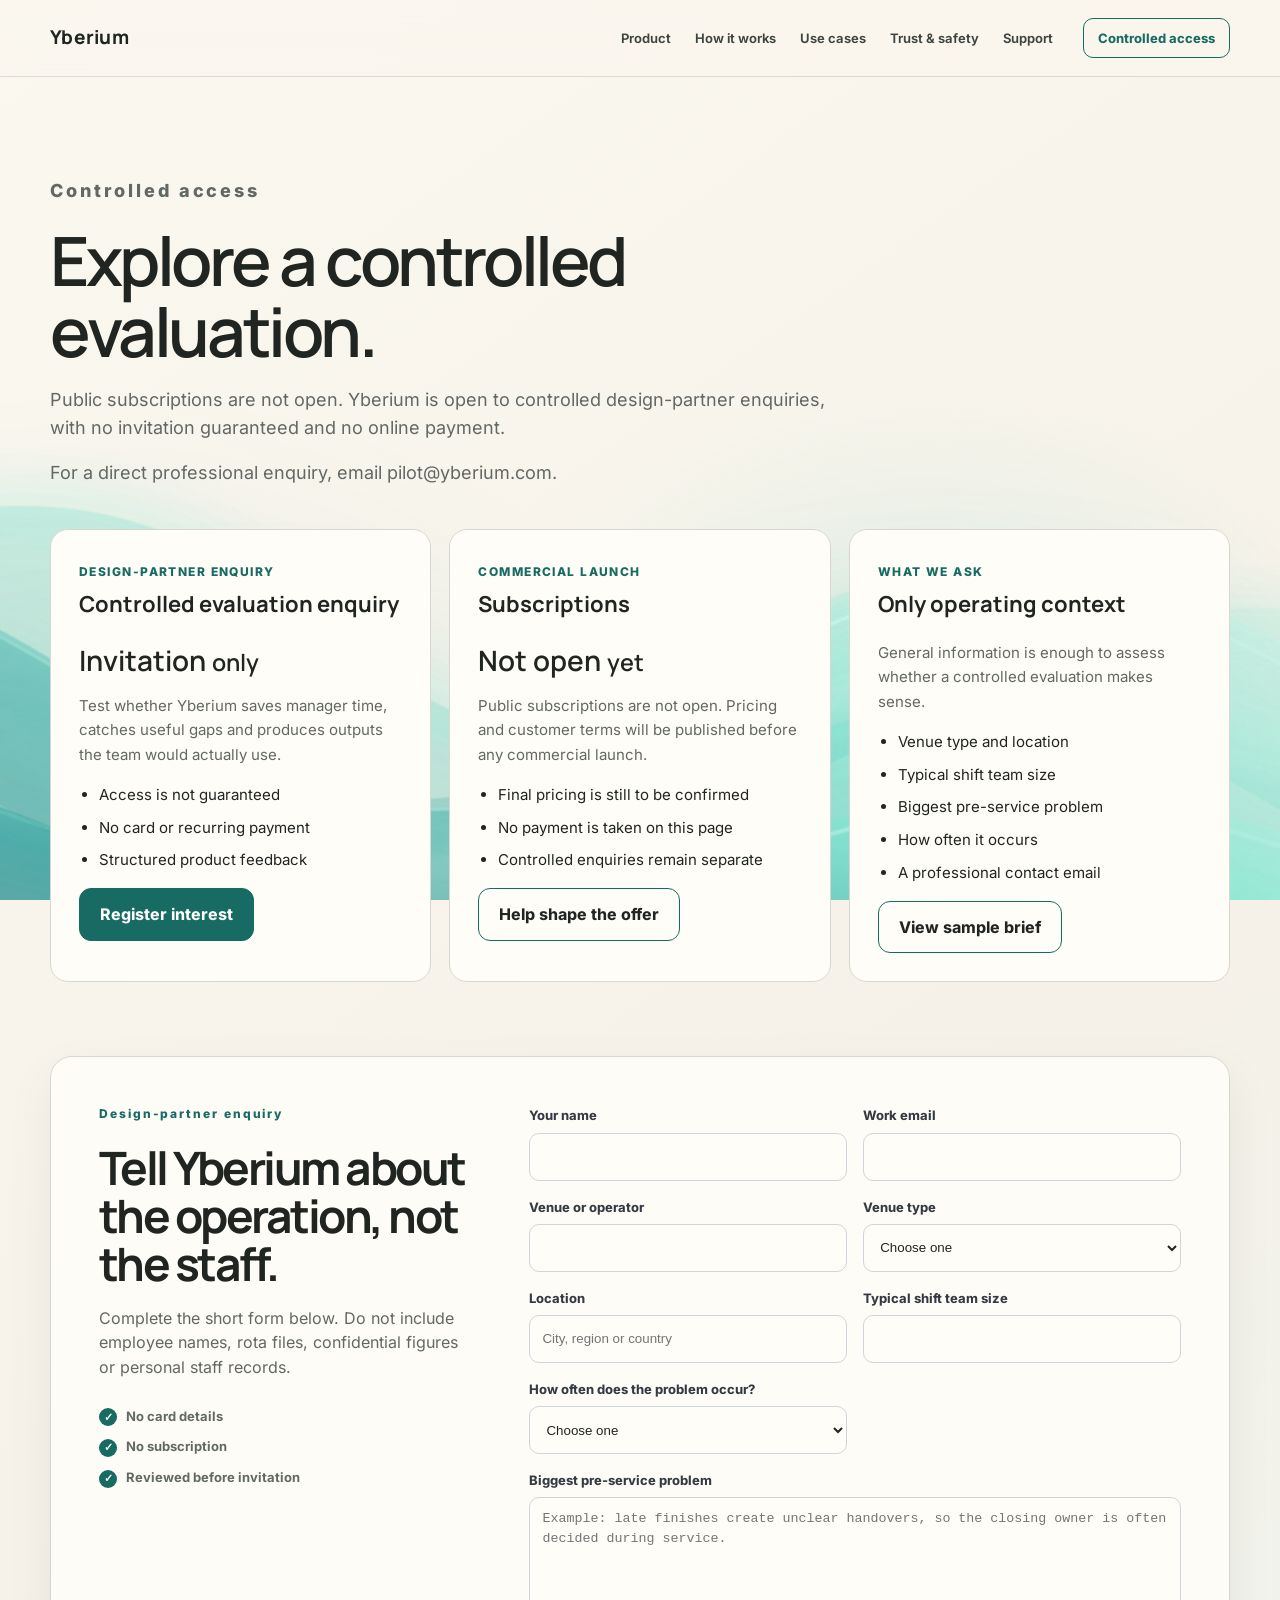
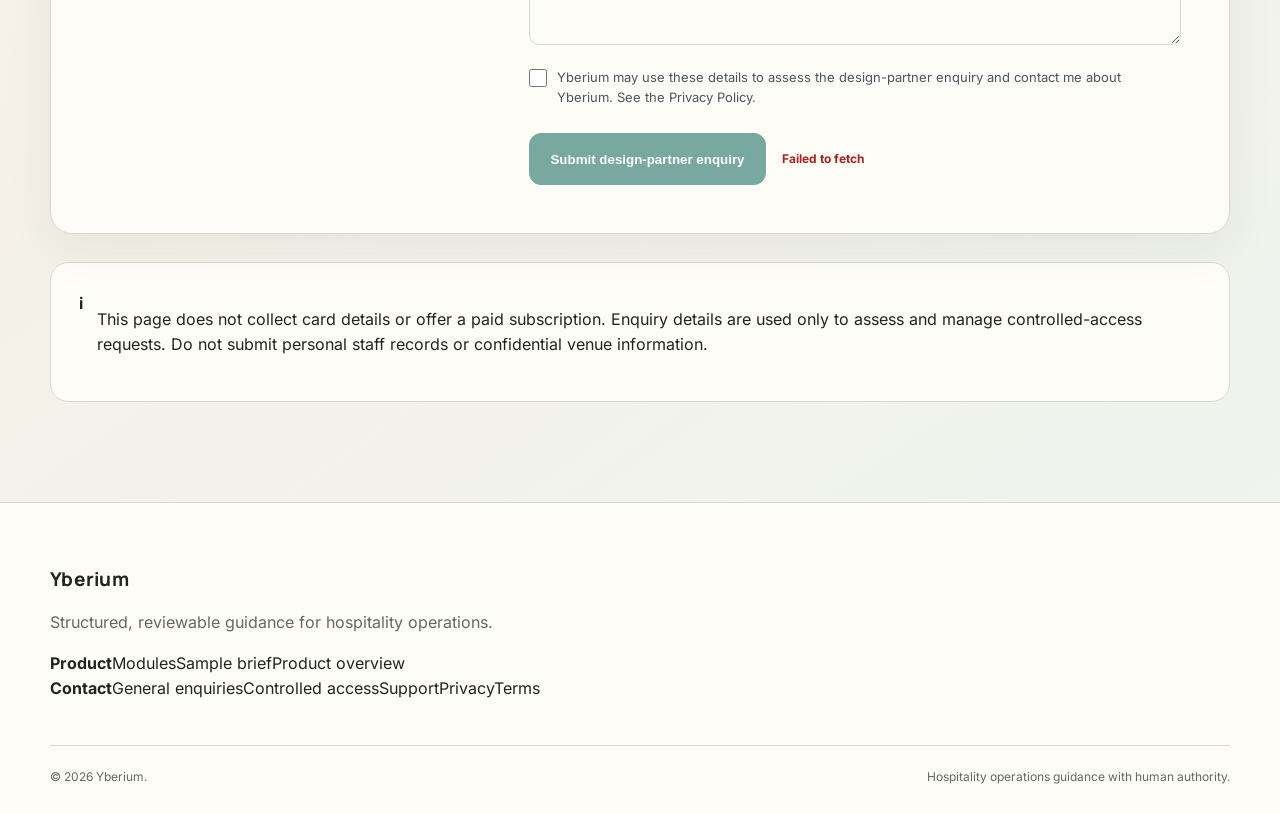
<file: early-access.html>
<!DOCTYPE html>
<html lang="en-GB">
<head>
  <meta charset="utf-8">
  <meta name="viewport" content="width=device-width, initial-scale=1">
  <link rel="icon" type="image/png" sizes="48x48" href="/favicon-48.png">
  <title>Controlled access — Yberium</title>
  <meta name="description" content="Submit a controlled design-partner enquiry for Yberium hospitality operations. Public subscriptions and payments are not open.">
  <meta name="theme-color" content="#F5F1E8">
  <meta name="robots" content="index,follow">
  <link rel="canonical" href="https://yberium.com/early-access.html">
  <link rel="manifest" href="site.webmanifest">
  <meta property="og:title" content="Controlled access — Yberium">
  <meta property="og:description" content="Enquire about a controlled design-partner evaluation of Yberium for hospitality operations.">
  <meta property="og:type" content="website">
  <meta property="og:url" content="https://yberium.com/early-access.html">
  <link rel="stylesheet" href="assets/yberium-fonts.css?v=1.0">
  <link rel="stylesheet" href="assets/yberium-public.css?v=5.5">
  <script type="module" src="/assets/public-waves.js?v=3.0"></script>
  <script src="assets/pilot-interest.js?v=1.0" defer></script>
</head>
<body class="public-page page-controlled-access">
  <a class="skip-link" href="#main">Skip to content</a>
  <div class="wave-field wave-field--subpage" aria-hidden="true"></div>

  <header class="site-header">
    <div class="shell nav-wrap">
      <a class="wordmark" href="/" aria-label="Yberium home">Yberium</a>
      <nav class="site-nav" aria-label="Primary navigation"><a href="/product/">Product</a><a href="/how-it-works/">How it works</a><a href="/use-cases/">Use cases</a><a href="/trust-and-safety/">Trust &amp; safety</a><a href="/support/">Support</a></nav><a class="nav-action" href="/early-access.html#pilot-form" aria-current="page">Controlled access</a><details class="mobile-nav"><summary>Menu</summary><nav aria-label="Mobile navigation"><a href="/product/">Product</a><a href="/how-it-works/">How it works</a><a href="/use-cases/">Use cases</a><a href="/trust-and-safety/">Trust &amp; safety</a><a href="/support/">Support</a><a class="mobile-nav-action" href="/early-access.html#pilot-form" aria-current="page">Controlled access</a></nav></details>
    </div>
  </header>

  <main id="main" class="subpage-main">
    <div class="page-shell">
      <section class="subpage-hero">
        <p class="eyebrow">Controlled access</p>
        <h1>Explore a controlled evaluation.</h1>
        <p>Public subscriptions are not open. Yberium is open to controlled design-partner enquiries, with no invitation guaranteed and no online payment.</p>
        <p>For a direct professional enquiry, email <a href="mailto:pilot@yberium.com">pilot@yberium.com</a>.</p>
      </section>

      <div class="access-grid">

        <article class="price-card featured">
          <span class="price-label">Design-partner enquiry</span>
          <h3>Controlled evaluation enquiry</h3>
          <div class="price">Invitation <small>only</small></div>
          <p>Test whether Yberium saves manager time, catches useful gaps and produces outputs the team would actually use.</p>
          <ul class="price-list"><li>Access is not guaranteed</li><li>No card or recurring payment</li><li>Structured product feedback</li></ul>
          <a class="button primary" href="#pilot-form">Register interest</a>
        </article>

        <article id="launch-status" class="price-card">
          <span class="price-label">Commercial launch</span>
          <h3>Subscriptions</h3>
          <div class="price">Not open <small>yet</small></div>
          <p>Public subscriptions are not open. Pricing and customer terms will be published before any commercial launch.</p>
          <ul class="price-list"><li>Final pricing is still to be confirmed</li><li>No payment is taken on this page</li><li>Controlled enquiries remain separate</li></ul>
          <a class="button" href="feedback.html">Help shape the offer</a>
        </article>

        <article class="price-card">
          <span class="price-label">What we ask</span>
          <h3>Only operating context</h3>
          <p>General information is enough to assess whether a controlled evaluation makes sense.</p>
          <ul class="price-list"><li>Venue type and location</li><li>Typical shift team size</li><li>Biggest pre-service problem</li><li>How often it occurs</li><li>A professional contact email</li></ul>
          <a class="button" href="sample-shift-brief.html">View sample brief</a>
        </article>
      </div>

      <section id="pilot-form" class="pilot-form-panel" aria-labelledby="pilot-form-title">
        <div class="pilot-form-intro">
          <p class="eyebrow">Design-partner enquiry</p>
          <h2 id="pilot-form-title">Tell Yberium about the operation, not the staff.</h2>
          <p>Complete the short form below. Do not include employee names, rota files, confidential figures or personal staff records.</p>
          <ul class="pilot-assurance-list"><li>No card details</li><li>No subscription</li><li>Reviewed before invitation</li></ul>
        </div>

        <div class="pilot-form-shell">
          <form id="pilotInterestForm" class="pilot-form" data-endpoint="https://venuebrief-api.onrender.com/pilot-interest" novalidate>
            <div class="pilot-field-grid">
              <label class="pilot-field"><span>Your name</span><input name="contactName" autocomplete="name" maxlength="120" required></label>
              <label class="pilot-field"><span>Work email</span><input name="email" type="email" autocomplete="email" maxlength="254" required></label>
              <label class="pilot-field"><span>Venue or operator</span><input name="venueName" autocomplete="organization" maxlength="160" required></label>
              <label class="pilot-field"><span>Venue type</span><select name="venueType" required><option value="">Choose one</option><option value="restaurant">Restaurant</option><option value="bar">Bar or wine bar</option><option value="hotel">Hotel</option><option value="pub">Pub or gastropub</option><option value="cafe">Café</option><option value="event-venue">Event venue</option><option value="other">Other hospitality</option></select></label>
              <label class="pilot-field"><span>Location</span><input name="location" autocomplete="address-level2" maxlength="160" placeholder="City, region or country" required></label>
              <label class="pilot-field"><span>Typical shift team size</span><input name="teamSize" type="number" inputmode="numeric" min="1" max="500" required></label>
              <label class="pilot-field"><span>How often does the problem occur?</span><select name="problemFrequency" required><option value="">Choose one</option><option value="daily">Daily</option><option value="weekly">Weekly</option><option value="monthly">Monthly</option><option value="occasionally">Occasionally</option></select></label>
              <label class="pilot-field pilot-field-wide"><span>Biggest pre-service problem</span><textarea name="operationalProblem" minlength="20" maxlength="1500" rows="6" placeholder="Example: late finishes create unclear handovers, so the closing owner is often decided during service." required></textarea></label>
            </div>

            <label class="pilot-honeypot" aria-hidden="true">Website<input name="website" tabindex="-1" autocomplete="off"></label>
            <label class="pilot-consent"><input name="consent" type="checkbox" required><span>Yberium may use these details to assess the design-partner enquiry and contact me about Yberium. See the <a href="/privacy/">Privacy Policy</a>.</span></label>

            <div class="pilot-form-actions">
              <button id="pilotFormSubmit" class="button primary" type="submit" disabled>Submit design-partner enquiry</button>
              <p id="pilotFormStatus" class="pilot-form-status" role="status" aria-live="polite">Checking controlled-access availability…</p>
            </div>
          </form>

          <section id="pilotFormSuccess" class="pilot-form-success" tabindex="-1" hidden aria-labelledby="pilot-success-title">
            <span class="price-label">Request received</span>
            <h3 id="pilot-success-title">Your enquiry is registered.</h3>
            <p>Yberium will review the operating context before deciding whether a controlled evaluation may be appropriate.</p>
            <div class="pilot-reference"><span>Reference</span><strong id="pilotFormReference"></strong></div>
            <a class="button" href="/product/">View the product</a>
          </section>
        </div>
      </section>

      <div class="legal-note">
        <strong aria-hidden="true">i</strong>
        <p>This page does not collect card details or offer a paid subscription. Enquiry details are used only to assess and manage controlled-access requests. Do not submit personal staff records or confidential venue information.</p>
      </div>
    </div>
  </main>

  <footer class="site-footer">
    <div class="page-shell">
      <div class="footer-inner">
        <div><a class="wordmark" href="index.html" aria-label="Yberium home">Yberium</a><p class="footer-copy">Structured, reviewable guidance for hospitality operations.</p></div>
        <nav class="footer-links" aria-label="Product links"><strong>Product</strong><a href="/product/">Modules</a><a href="sample-shift-brief.html">Sample brief</a><a href="/product/">Product overview</a></nav>
        <nav class="footer-links" aria-label="Contact links"><strong>Contact</strong><a href="mailto:hello@yberium.com">General enquiries</a><a href="mailto:pilot@yberium.com">Controlled access</a><a href="/support/">Support</a><a href="/privacy/">Privacy</a><a href="/terms/">Terms</a></nav>
      </div>
      <div class="footer-bottom"><span>© 2026 Yberium.</span><span>Hospitality operations guidance with human authority.</span></div>
    </div>
  </footer>
</body>
</html>
</file>
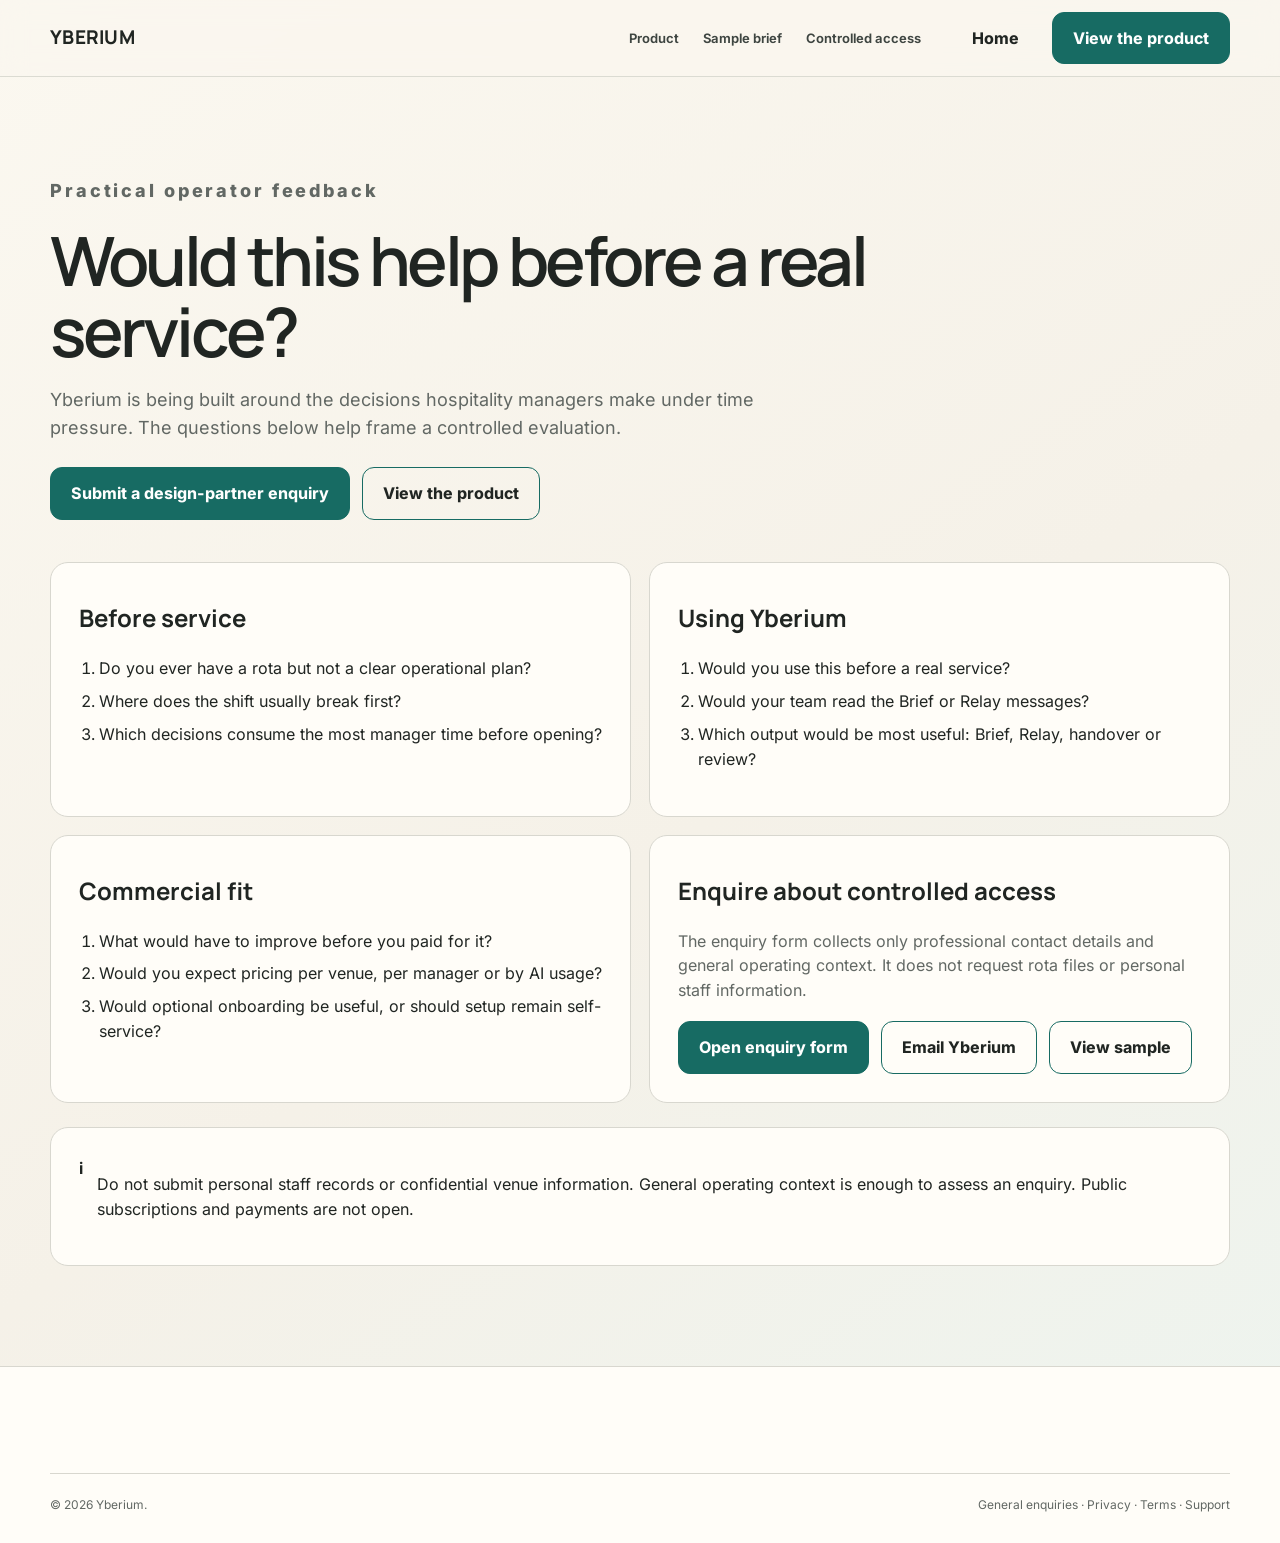
<file: feedback.html>
<!DOCTYPE html>
<html lang="en-GB">
<head>
  <meta charset="utf-8">
  <meta name="viewport" content="width=device-width, initial-scale=1">
  <link rel="icon" type="image/png" sizes="48x48" href="/favicon-48.png">
  <title>Yberium Feedback</title>
  <meta name="description" content="Review the practical questions shaping Yberium and submit a controlled design-partner enquiry.">
  <meta name="theme-color" content="#F5F1E8">
  <meta name="robots" content="index,follow">
  <link rel="canonical" href="https://yberium.com/feedback.html">
  <link rel="manifest" href="site.webmanifest">
  <meta property="og:title" content="Yberium Feedback">
  <meta property="og:description" content="Would this make a real hospitality shift easier to run?">
  <meta property="og:type" content="website">
  <meta property="og:url" content="https://yberium.com/feedback.html">
  <link rel="stylesheet" href="assets/yberium-fonts.css?v=1.0">
  <link rel="stylesheet" href="assets/yberium-public.css?v=1.0">
</head>
<body>
  <a class="skip-link" href="#main">Skip to content</a>

  <header class="site-header">
    <div class="header-inner">
      <a class="wordmark" href="index.html" aria-label="Yberium home">YBERIUM</a>
      <nav class="site-nav" aria-label="Primary navigation"><a href="/product/">Product</a><a href="sample-shift-brief.html">Sample brief</a><a href="early-access.html">Controlled access</a></nav>
      <div class="header-actions"><a class="button quiet" href="index.html">Home</a><a class="button primary" href="/product/">View the product</a></div>
    </div>
  </header>

  <main id="main" class="subpage-main">
    <div class="page-shell">
      <section class="subpage-hero">
        <p class="eyebrow">Practical operator feedback</p>
        <h1>Would this help before a real service?</h1>
        <p>Yberium is being built around the decisions hospitality managers make under time pressure. The questions below help frame a controlled evaluation.</p>
        <div class="inline-actions actions-top"><a class="button primary" href="early-access.html#pilot-form">Submit a design-partner enquiry</a><a class="button" href="/product/">View the product</a></div>
      </section>

      <div class="feedback-grid">
        <article class="question-card">
          <h2>Before service</h2>
          <ol class="question-list">
            <li>Do you ever have a rota but not a clear operational plan?</li>
            <li>Where does the shift usually break first?</li>
            <li>Which decisions consume the most manager time before opening?</li>
          </ol>
        </article>

        <article class="question-card">
          <h2>Using Yberium</h2>
          <ol class="question-list">
            <li>Would you use this before a real service?</li>
            <li>Would your team read the Brief or Relay messages?</li>
            <li>Which output would be most useful: Brief, Relay, handover or review?</li>
          </ol>
        </article>

        <article class="question-card">
          <h2>Commercial fit</h2>
          <ol class="question-list">
            <li>What would have to improve before you paid for it?</li>
            <li>Would you expect pricing per venue, per manager or by AI usage?</li>
            <li>Would optional onboarding be useful, or should setup remain self-service?</li>
          </ol>
        </article>

        <article class="question-card">
          <h2>Enquire about controlled access</h2>
          <p class="footer-copy">The enquiry form collects only professional contact details and general operating context. It does not request rota files or personal staff information.</p>
          <div class="inline-actions actions-top-small"><a class="button primary" href="early-access.html#pilot-form">Open enquiry form</a><a class="button" href="mailto:pilot@yberium.com">Email Yberium</a><a class="button" href="sample-shift-brief.html">View sample</a></div>
        </article>
      </div>

      <div class="legal-note">
        <strong aria-hidden="true">i</strong>
        <p>Do not submit personal staff records or confidential venue information. General operating context is enough to assess an enquiry. Public subscriptions and payments are not open.</p>
      </div>
    </div>
  </main>

  <footer class="site-footer">
    <div class="page-shell"><div class="footer-bottom"><span>© 2026 Yberium.</span><span><a href="mailto:hello@yberium.com">General enquiries</a> · <a href="/privacy/">Privacy</a> · <a href="/terms/">Terms</a> · <a href="/support/">Support</a></span></div></div>
  </footer>
</body>
</html>
</file>
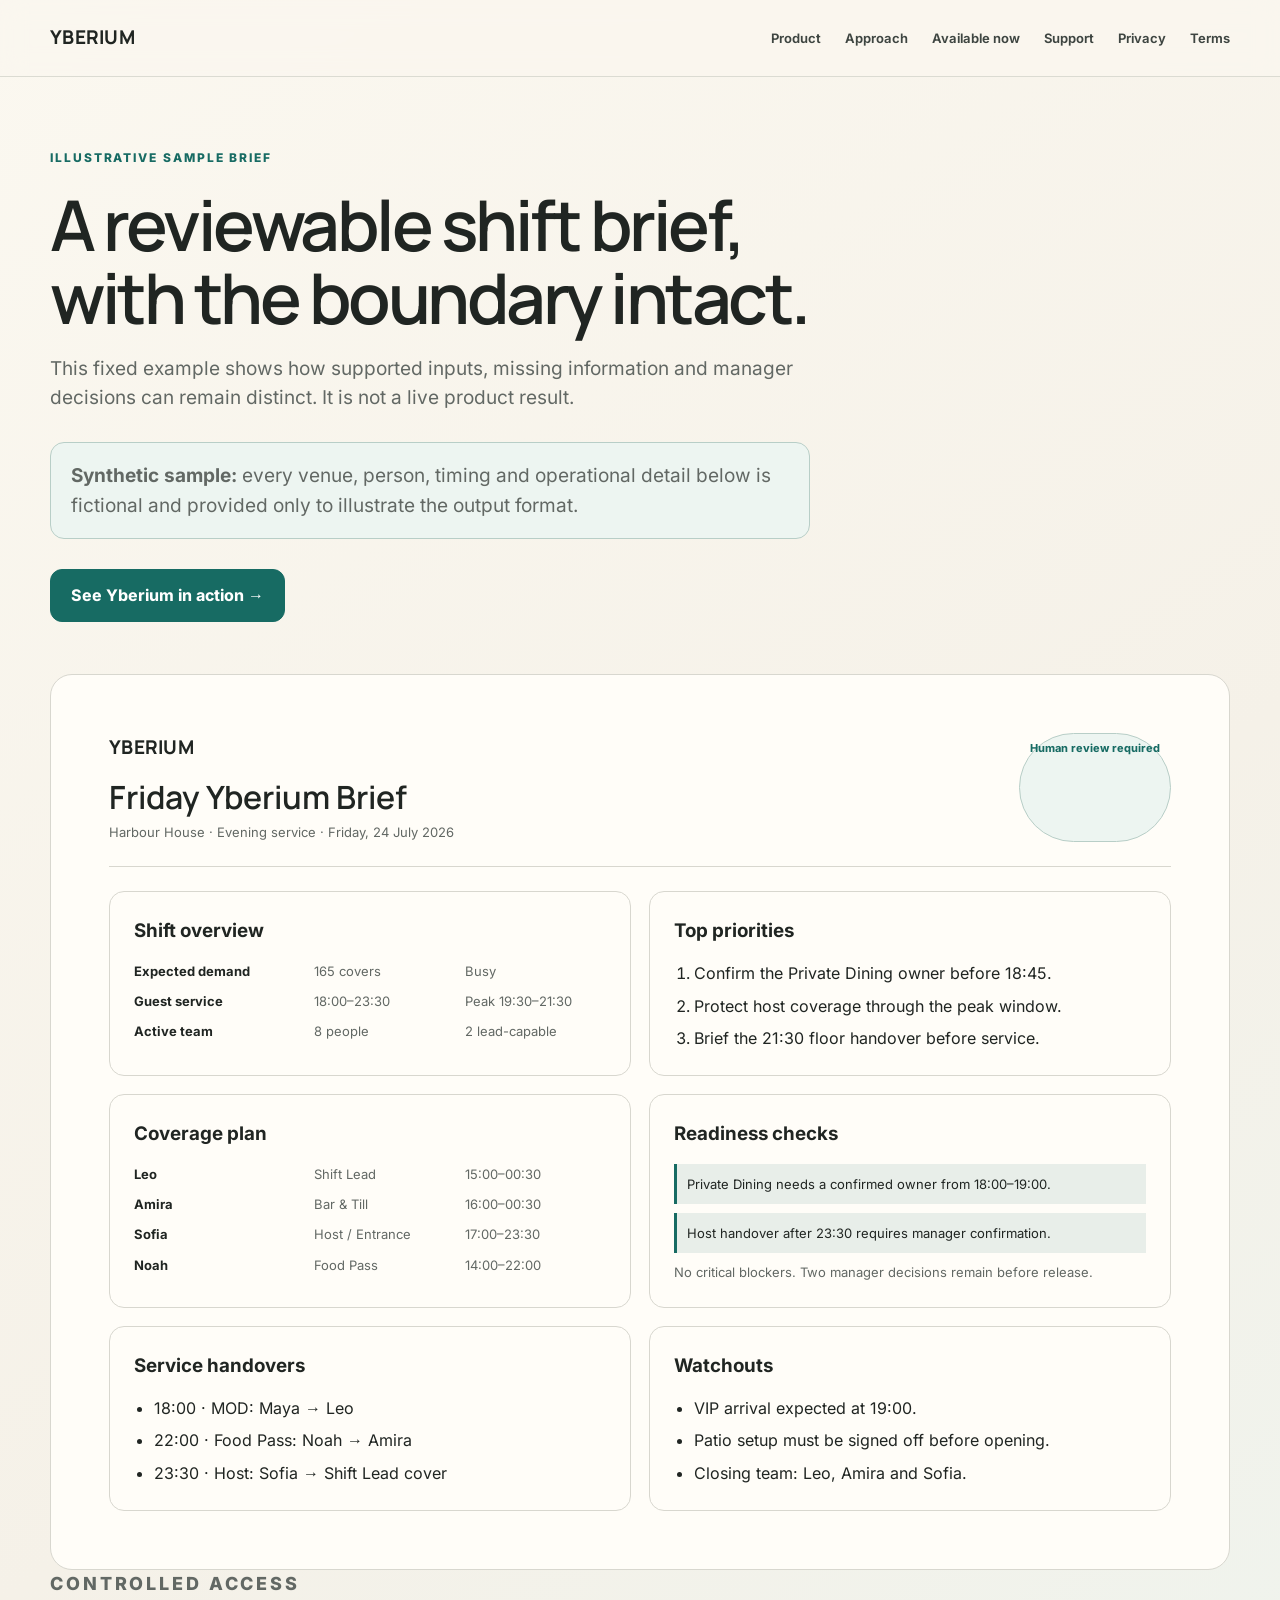
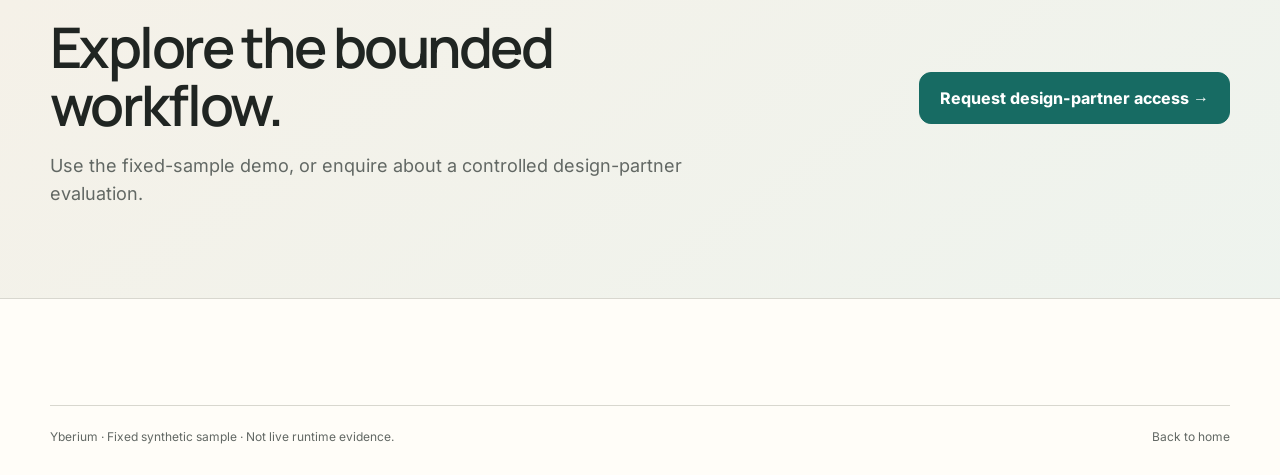
<file: sample-shift-brief.html>
<!DOCTYPE html>
<html lang="en-GB">
<head>
  <meta charset="utf-8">
  <meta name="viewport" content="width=device-width, initial-scale=1">
  <link rel="icon" href="/favicon.svg" type="image/svg+xml">
  <title>Illustrative sample shift brief — Yberium</title>
  <meta name="description" content="Review a fixed, synthetic Yberium sample brief showing supported inputs, missing information and decisions reserved for a manager.">
  <meta name="theme-color" content="#F5F1E8">
  <meta name="robots" content="index,follow">
  <link rel="canonical" href="https://yberium.com/sample-shift-brief.html">
  <link rel="manifest" href="site.webmanifest">
  <meta property="og:title" content="Illustrative sample shift brief — Yberium">
  <meta property="og:description" content="A fixed synthetic sample, clearly bounded by known information and human authority.">
  <meta property="og:type" content="website">
  <meta property="og:url" content="https://yberium.com/sample-shift-brief.html">
  <link rel="stylesheet" href="assets/yberium-fonts.css?v=1.0">
  <meta property="og:site_name" content="Yberium">
  <link rel="stylesheet" href="assets/yberium-public.css?v=1.0">
</head>
<body>
  <a class="skip-link" href="#main">Skip to content</a>

  <header class="site-header">
    <div class="shell nav-wrap">
      <a class="wordmark" href="index.html" aria-label="Yberium home">YBERIUM</a>
      <nav class="site-nav" aria-label="Primary navigation"><a href="/product/">Product</a><a href="/how-it-works/">Approach</a><a href="/use-cases/">Available now</a><a href="/support/">Support</a><a href="/privacy/">Privacy</a><a href="/terms/">Terms</a></nav>
      <a class="menu-link" href="index.html">Home</a>
    </div>
  </header>

  <main id="main" class="sample-main">
    <div class="shell">
      <section class="sample-intro">
        <p class="eyebrow">ILLUSTRATIVE SAMPLE BRIEF</p>
        <h1>A reviewable shift brief, with the boundary intact.</h1>
        <p>This fixed example shows how supported inputs, missing information and manager decisions can remain distinct. It is not a live product result.</p>
        <p class="sample-note"><strong>Synthetic sample:</strong> every venue, person, timing and operational detail below is fictional and provided only to illustrate the output format.</p>
        <div class="print-hidden"><a class="button primary" href="/product/">See Yberium in action →</a></div>
      </section>

      <article class="brief-paper" aria-label="Sample Yberium Brief">
        <header class="brief-head">
          <div>
            <div class="wordmark">YBERIUM</div>
            <h2>Friday Yberium Brief</h2>
            <p class="brief-meta">Harbour House · Evening service · Friday, 24 July 2026</p>
          </div>
          <span class="status">Human review required</span>
        </header>

        <div class="brief-grid">
          <section class="brief-box">
            <h3>Shift overview</h3>
            <div class="brief-rows">
              <div class="brief-row"><strong>Expected demand</strong><span>165 covers</span><span>Busy</span></div>
              <div class="brief-row"><strong>Guest service</strong><span>18:00–23:30</span><span>Peak 19:30–21:30</span></div>
              <div class="brief-row"><strong>Active team</strong><span>8 people</span><span>2 lead-capable</span></div>
            </div>
          </section>

          <section class="brief-box">
            <h3>Top priorities</h3>
            <ol class="brief-list">
              <li>Confirm the Private Dining owner before 18:45.</li>
              <li>Protect host coverage through the peak window.</li>
              <li>Brief the 21:30 floor handover before service.</li>
            </ol>
          </section>

          <section class="brief-box">
            <h3>Coverage plan</h3>
            <div class="brief-rows">
              <div class="brief-row"><strong>Leo</strong><span>Shift Lead</span><span>15:00–00:30</span></div>
              <div class="brief-row"><strong>Amira</strong><span>Bar &amp; Till</span><span>16:00–00:30</span></div>
              <div class="brief-row"><strong>Sofia</strong><span>Host / Entrance</span><span>17:00–23:30</span></div>
              <div class="brief-row"><strong>Noah</strong><span>Food Pass</span><span>14:00–22:00</span></div>
            </div>
          </section>

          <section class="brief-box">
            <h3>Readiness checks</h3>
            <div class="brief-alert">Private Dining needs a confirmed owner from 18:00–19:00.</div>
            <div class="brief-alert">Host handover after 23:30 requires manager confirmation.</div>
            <p class="brief-meta">No critical blockers. Two manager decisions remain before release.</p>
          </section>

          <section class="brief-box">
            <h3>Service handovers</h3>
            <ul class="brief-list">
              <li>18:00 · MOD: Maya → Leo</li>
              <li>22:00 · Food Pass: Noah → Amira</li>
              <li>23:30 · Host: Sofia → Shift Lead cover</li>
            </ul>
          </section>

          <section class="brief-box">
            <h3>Watchouts</h3>
            <ul class="brief-list">
              <li>VIP arrival expected at 19:00.</li>
              <li>Patio setup must be signed off before opening.</li>
              <li>Closing team: Leo, Amira and Sofia.</li>
            </ul>
          </section>
        </div>
      </article>

      <section class="final-cta print-hidden" aria-labelledby="sample-cta-title">
        <div><p class="section-kicker">CONTROLLED ACCESS</p><h2 id="sample-cta-title">Explore the bounded workflow.</h2><p>Use the fixed-sample demo, or enquire about a controlled design-partner evaluation.</p></div>
        <a class="button primary" href="early-access.html#pilot-form">Request design-partner access →</a>
      </section>
    </div>
  </main>

  <footer class="site-footer print-hidden">
    <div class="shell"><div class="footer-bottom"><span>Yberium · Fixed synthetic sample · Not live runtime evidence.</span><a href="index.html">Back to home</a></div></div>
  </footer>
</body>
</html>
</file>
<file: assets/yberium-fonts.css>
@font-face {
  font-family: "Inter";
  font-style: normal;
  font-weight: 100 900;
  font-display: swap;
  src: url("fonts/inter-latin.woff2") format("woff2");
}

@font-face {
  font-family: "Manrope";
  font-style: normal;
  font-weight: 200 800;
  font-display: swap;
  src: url("fonts/manrope-latin.woff2") format("woff2");
}
</file>
<file: assets/yberium-public.css>
:root{--cream:#f5f1e8;--paper:#fffdf8;--charcoal:#202522;--muted:#626864;--teal:#176b63;--teal-dark:#0e4e49;--line:#d8d7cf;--soft:#e8eee9;--radius:22px;--shell:1180px}
*{box-sizing:border-box}html{scroll-behavior:smooth}body{margin:0;color:var(--charcoal);background:var(--cream);font-family:Inter,"Segoe UI",sans-serif;line-height:1.55}a{color:inherit;text-decoration:none}.shell{width:min(calc(100% - 48px),var(--shell));margin-inline:auto}.skip-link{position:fixed;z-index:50;top:8px;left:8px;padding:10px 14px;color:white;background:var(--charcoal);transform:translateY(-160%)}.skip-link:focus{transform:none}:focus-visible{outline:3px solid var(--teal);outline-offset:3px}.site-header{position:sticky;z-index:20;top:0;border-bottom:1px solid rgba(216,215,207,.9);background:rgba(245,241,232,.95);backdrop-filter:blur(12px)}.nav-wrap{min-height:76px;display:flex;align-items:center;gap:30px}.wordmark{font-family:Manrope,Inter,sans-serif;font-size:19px;font-weight:750;letter-spacing:.015em}.site-nav{margin-left:auto;display:flex;gap:24px;color:#3e4541;font-size:13px;font-weight:650}.site-nav a:hover,.card-grid a:hover{color:var(--teal)}.menu-link{display:none;margin-left:auto}.hero{display:grid;grid-template-columns:.9fr 1.1fr;gap:clamp(48px,7vw,96px);align-items:center;padding-block:clamp(72px,9vw,126px)}.eyebrow,.section-kicker,.panel-label{margin:0 0 20px;color:var(--teal);font-size:12px;font-weight:800;letter-spacing:.16em}.hero h1,.section h2,.final-cta h2{margin:0;font-family:Manrope,Inter,sans-serif;letter-spacing:-.045em;line-height:1.04}.hero h1{max-width:600px;font-size:clamp(52px,6.2vw,84px);font-weight:600}.hero-lead{max-width:600px;margin:28px 0;color:#4d5550;font-size:clamp(18px,2vw,22px)}.button{min-height:52px;display:inline-flex;align-items:center;justify-content:center;gap:18px;padding:13px 20px;border:1px solid var(--teal);border-radius:12px;font-weight:750}.button.primary{color:#fff;background:var(--teal)}.button.primary:hover{background:var(--teal-dark)}.button.secondary{width:100%;margin-top:18px;color:var(--teal);background:transparent}.boundary,.panel-boundary{color:var(--muted);font-size:12px}.boundary{margin:13px 0 0}.hub-panel{padding:30px;border:1px solid var(--line);border-radius:var(--radius);background:var(--paper);box-shadow:0 18px 50px rgba(32,37,34,.06)}.panel-head{display:flex;align-items:start;justify-content:space-between;gap:20px}.panel-head h2{margin:0;font:600 28px Manrope,Inter,sans-serif;letter-spacing:-.035em}.panel-label{margin-bottom:5px}.status{padding:6px 10px;border:1px solid #b8cec7;border-radius:999px;color:var(--teal);background:#edf5f1;font-size:11px;font-weight:750}.panel-boundary{margin:12px 0 22px;padding-bottom:20px;border-bottom:1px solid var(--line)}.stages{margin:0;padding:0;list-style:none}.stages li{display:grid;grid-template-columns:30px 1fr auto;gap:14px;align-items:start;padding:17px 0;border-bottom:1px solid var(--line)}.stages li>span{color:var(--teal);font-size:11px;font-weight:800}.stages h3{margin:0 0 3px;font-size:15px}.stages p{margin:0;color:var(--muted);font-size:12px}.stages strong{color:var(--teal);font-size:11px}.architecture{padding:62px 0;border-block:1px solid var(--line);background:var(--paper);text-align:center}.architecture-flow{display:grid;grid-template-columns:1fr auto 1fr auto 1fr;gap:25px;align-items:center}.architecture-flow article{padding:20px;border:1px solid var(--line);border-radius:16px;background:var(--cream)}.architecture-flow h3{margin:0 0 4px;font:600 21px Manrope,Inter,sans-serif}.architecture-flow p{margin:0;color:var(--muted);font-size:13px}.architecture-flow>span{color:var(--teal);font-size:24px}.invariant{margin:26px 0 0;font:600 clamp(22px,3vw,34px) Manrope,Inter,sans-serif;letter-spacing:-.035em}.section{padding-block:clamp(80px,9vw,118px)}.section-intro{max-width:650px;margin-bottom:42px}.section h2,.final-cta h2{font-size:clamp(36px,4.5vw,56px);font-weight:600}.section-intro>p:last-child,.final-cta p{color:var(--muted);font-size:18px}.card-grid{display:grid;gap:18px}.card-grid.three{grid-template-columns:repeat(3,1fr)}.card-grid.four{grid-template-columns:repeat(4,1fr)}.card-grid article{min-height:230px;padding:28px;border:1px solid var(--line);border-radius:18px;background:var(--paper)}.card-grid h3{margin:42px 0 10px;font:600 21px Manrope,Inter,sans-serif}.card-grid p{color:var(--muted)}.card-grid a{display:inline-block;margin-top:12px;color:var(--teal);font-weight:750}.card-number{margin:0!important;color:var(--teal)!important;font-size:12px;font-weight:800}.trust-section{border-block:1px solid var(--line);background:#ebe9e1}.trust-section .card-grid article{min-height:190px;background:transparent}.trust-section .card-grid h3{margin-top:5px}.final-cta{display:flex;align-items:center;justify-content:space-between;gap:50px}.final-cta>div{max-width:700px}.site-footer{padding:62px 0 28px;border-top:1px solid var(--line);background:var(--paper)}.footer-grid{display:flex;justify-content:space-between;gap:40px}.footer-grid p{max-width:430px;color:var(--muted)}.footer-grid nav{display:grid;grid-template-columns:repeat(2,auto);gap:10px 32px;font-size:14px}.footer-bottom{display:flex;justify-content:space-between;gap:30px;margin-top:44px;padding-top:22px;border-top:1px solid var(--line);color:var(--muted);font-size:12px}.visually-hidden{position:absolute;width:1px;height:1px;overflow:hidden;clip:rect(0 0 0 0)}
.sample-main{padding-block:72px}.sample-intro{max-width:760px}.sample-intro h1{margin:0;font:600 clamp(44px,6vw,70px)/1.05 Manrope,Inter,sans-serif;letter-spacing:-.05em}.sample-intro>p:not(.eyebrow){color:var(--muted);font-size:19px}.sample-note{margin:30px 0;padding:18px 20px;border:1px solid #b8cec7;border-radius:14px;background:#edf5f1}.brief-paper{margin-top:52px;padding:clamp(24px,5vw,58px);border:1px solid var(--line);border-radius:var(--radius);background:var(--paper)}.brief-head{display:flex;justify-content:space-between;gap:20px;padding-bottom:24px;border-bottom:1px solid var(--line)}.brief-head h2{margin:12px 0 3px;font:600 32px Manrope,Inter,sans-serif}.brief-meta{margin:0;color:var(--muted);font-size:13px}.brief-grid{display:grid;grid-template-columns:1fr 1fr;gap:18px;margin-top:24px}.brief-box{padding:24px;border:1px solid var(--line);border-radius:15px}.brief-box h3{margin:0 0 16px}.brief-list{margin:0;padding-left:20px}.brief-list li+li{margin-top:8px}.brief-rows{display:grid;gap:10px}.brief-row{display:grid;grid-template-columns:1.2fr 1fr 1fr;gap:10px;font-size:13px}.brief-row span{color:var(--muted)}.brief-alert{margin-bottom:9px;padding:10px;border-left:3px solid var(--teal);background:var(--soft);font-size:13px}
@media(max-width:900px){.site-nav{display:none}.menu-link{display:block}.hero{grid-template-columns:1fr;padding-block:70px}.card-grid.four{grid-template-columns:1fr 1fr}.card-grid.three{grid-template-columns:1fr}.final-cta{align-items:flex-start;flex-direction:column}.brief-grid{grid-template-columns:1fr}}@media(max-width:600px){.shell{width:min(calc(100% - 30px),var(--shell))}.hero h1{font-size:48px}.hero .button{width:100%}.hub-panel{padding:20px}.stages li{grid-template-columns:26px 1fr}.stages strong{grid-column:2}.architecture-flow{grid-template-columns:1fr}.architecture-flow>span{transform:rotate(90deg)}.card-grid.four{grid-template-columns:1fr}.footer-grid,.footer-bottom{flex-direction:column}.footer-grid nav{grid-template-columns:1fr}.brief-paper{padding:20px}.brief-head{flex-direction:column}.brief-row{grid-template-columns:1fr}.sample-main{padding-block:50px}}@media print{.site-header,.site-footer,.print-hidden{display:none}.sample-main{padding:0}.brief-paper{margin:0;border:0}}

/* Neutral compatibility shell for current supporting public pages. */
.header-inner,
.page-shell {
  width: min(calc(100% - 48px), var(--shell));
  margin-inline: auto;
}

.header-inner {
  min-height: 76px;
  display: flex;
  align-items: center;
  gap: 30px;
}

.header-inner .site-nav {
  margin-left: auto;
}

.header-actions,
.inline-actions {
  display: flex;
  flex-wrap: wrap;
  gap: 12px;
}

.button.quiet {
  border-color: transparent;
  background: transparent;
}

.subpage-main {
  padding-block: clamp(58px, 8vw, 100px);
}

.subpage-hero > h1,
.legacy-notice > h1 {
  max-width: 820px;
  margin: 0;
  font: 600 clamp(42px, 6vw, 68px)/1.05 Manrope, Inter, sans-serif;
  letter-spacing: -.05em;
}

.subpage-hero > p,
.legacy-notice > p {
  max-width: 780px;
  color: var(--muted);
  font-size: 18px;
}

.actions-top { margin-top: 26px; }
.actions-top-small { margin-top: 18px; }
.actions-centred { justify-content: center; }

.access-grid,
.feedback-grid {
  display: grid;
  grid-template-columns: repeat(2, minmax(0, 1fr));
  gap: 18px;
  margin-top: 42px;
}

.price-card,
.question-card,
.legal-note,
.legacy-notice {
  padding: 28px;
  border: 1px solid var(--line);
  border-radius: 18px;
  background: var(--paper);
}

.price-card h3,
.question-card h2 {
  margin-top: 8px;
  font-family: Manrope, Inter, sans-serif;
}

.price-card p,
.question-card p,
.footer-copy { color: var(--muted); }
.price-label { color: var(--teal); font-size: 12px; font-weight: 800; letter-spacing: .12em; text-transform: uppercase; }
.price { margin: 12px 0; font: 600 28px Manrope, Inter, sans-serif; }
.price-list,
.question-list { padding-left: 20px; }
.price-list li + li,
.question-list li + li { margin-top: 8px; }
.legal-note { display: flex; gap: 14px; margin-top: 24px; }
.legacy-notice { max-width: 800px; margin: 90px auto; text-align: center; }
.legacy-notice .wordmark { margin-bottom: 30px; }

@media (max-width: 900px) {
  .header-inner .site-nav,
  .header-actions { display: none; }
  .access-grid,
  .feedback-grid { grid-template-columns: 1fr; }
}

@media (max-width: 600px) {
  .header-inner,
  .page-shell { width: min(calc(100% - 30px), var(--shell)); }
  .inline-actions .button { width: 100%; }
  .price-card,
  .question-card,
  .legal-note,
  .legacy-notice { padding: 20px; }
}

/* Reusable rich wave-path atmosphere shared by every primary public page. */
html{overflow-x:hidden}body{position:relative;min-width:0;overflow-x:hidden;background:linear-gradient(145deg,#fbf8f0 0%,var(--cream) 54%,#edf4ef 100%)}body>main,body>footer{position:relative;z-index:1}.site-header{background:rgba(250,247,239,.78)}
.wave-field{--wave-back-x:0px;--wave-back-y:0px;--wave-middle-x:0px;--wave-middle-y:0px;--wave-front-x:0px;--wave-front-y:0px;position:fixed;z-index:0;inset:0;overflow:hidden;pointer-events:none;isolation:isolate;background:radial-gradient(ellipse at 72% 82%,rgba(69,205,187,.14),transparent 34%),radial-gradient(ellipse at 8% 96%,rgba(13,119,116,.08),transparent 39%)}
.wave-field::before,.wave-field::after{content:"";position:absolute;pointer-events:none}.wave-field::before{right:-12vw;bottom:-9vh;width:74vw;height:51vh;border-radius:50%;background:radial-gradient(ellipse,rgba(178,247,230,.22),rgba(47,177,162,.065) 43%,transparent 70%);filter:blur(36px);animation:atmosphere-breathe 17s ease-in-out infinite}.wave-field::after{left:-10vw;bottom:5vh;width:58vw;height:25vh;border-radius:50%;background:rgba(83,202,185,.065);filter:blur(62px);animation:haze-drift 21s ease-in-out infinite}
.wave-scene{position:absolute;inset:0;width:100%;height:100%;overflow:visible;opacity:.9;filter:saturate(1.04) drop-shadow(0 -12px 28px rgba(49,169,157,.07));transform:translateY(5%) scale(1.03);transform-origin:center 70%;transition:transform 500ms ease}.wave-path{transform-box:fill-box;transform-origin:center;will-change:transform}.wave-path--back{translate:var(--wave-back-x) var(--wave-back-y);animation:path-back 17s ease-in-out infinite}.wave-path--middle{translate:var(--wave-middle-x) var(--wave-middle-y);animation:path-middle 14s ease-in-out infinite}.wave-path--ribbon{translate:var(--wave-middle-x) var(--wave-middle-y);animation:path-ribbon 11.5s ease-in-out infinite}.wave-path--front{translate:var(--wave-front-x) var(--wave-front-y);animation:path-front 10s ease-in-out infinite}
.wave-field--subpage .wave-scene{transform:translateY(10%) scale(1.05)}.page-how-it-works .wave-scene,.page-trust-and-safety .wave-scene,.page-controlled-access .wave-scene{transform:translateY(10%) scaleX(-1.05) scaleY(1.05)}.page-product .wave-scene{filter:saturate(1.04) hue-rotate(-3deg) drop-shadow(0 -12px 28px rgba(49,169,157,.07))}.page-use-cases .wave-scene{filter:saturate(1.04) hue-rotate(4deg) drop-shadow(0 -12px 28px rgba(49,169,157,.07))}.page-trust-and-safety .wave-scene{filter:saturate(.94) drop-shadow(0 -12px 28px rgba(49,169,157,.07))}.page-support .wave-scene{filter:saturate(1.04) hue-rotate(-6deg) drop-shadow(0 -12px 28px rgba(49,169,157,.07))}
@keyframes atmosphere-breathe{0%,100%{transform:translate3d(2vw,1vh,0) scale(.98);opacity:.7}50%{transform:translate3d(-3vw,-2vh,0) scale(1.08);opacity:1}}
@keyframes haze-drift{0%,100%{transform:translate3d(-2vw,0,0)}50%{transform:translate3d(8vw,-2vh,0)}}
@keyframes path-back{0%,100%{transform:translate3d(-2.4%,1.2%,0) scale(1.03,.98)}50%{transform:translate3d(2.8%,-1.5%,0) scale(.99,1.04)}}
@keyframes path-middle{0%,100%{transform:translate3d(2.1%,.8%,0) scale(.99,1.01)}50%{transform:translate3d(-2.7%,-1.8%,0) scale(1.04,.97)}}
@keyframes path-ribbon{0%,100%{transform:translate3d(-1.7%,.8%,0) scale(1.02,.98)}50%{transform:translate3d(2.1%,-1.5%,0) scale(.99,1.04)}}
@keyframes path-front{0%,100%{transform:translate3d(-1.8%,.5%,0) scale(1.03,.99)}50%{transform:translate3d(2.2%,-1.4%,0) scale(.99,1.035)}}
.home-page{min-height:100svh}.home-page .site-header{position:relative;border:0}.home-main{min-height:calc(100svh - 76px);display:grid;place-items:center;padding:clamp(24px,4vh,40px) 24px clamp(30px,6vh,64px)}.home-hero{width:min(900px,100%);text-align:center}.hero-brand{margin:0 0 clamp(12px,2vh,22px);font:700 clamp(50px,9.2vw,112px)/.9 Manrope,Inter,sans-serif;letter-spacing:.012em}.home-kicker{margin:0 0 clamp(12px,1.7vh,18px);color:var(--teal);font-size:12px;font-weight:800;letter-spacing:.16em;text-transform:uppercase}.home-hero h1{margin:0;font:600 clamp(38px,5.4vw,68px)/1.04 Manrope,Inter,sans-serif;letter-spacing:-.05em}.home-hero .hero-lead{max-width:680px;margin:clamp(14px,2vh,22px) auto clamp(16px,2.5vh,24px);font-size:clamp(16px,1.6vw,19px)}.interaction-rail{width:min(720px,100%);margin:0 auto}.interaction-rail ol{display:grid;grid-template-columns:repeat(3,1fr);margin:0;padding:0;border:1px solid rgba(23,107,99,.22);border-radius:16px;background:rgba(255,253,248,.66);box-shadow:0 14px 40px rgba(24,96,88,.06);list-style:none;backdrop-filter:blur(9px)}.interaction-rail li{position:relative;display:grid;gap:2px;padding:12px 20px}.interaction-rail li+li{border-left:1px solid rgba(23,107,99,.16)}.interaction-rail li+li::before{content:"→";position:absolute;top:50%;left:0;color:var(--teal);background:rgba(248,246,238,.95);font-size:13px;transform:translate(-50%,-50%)}.interaction-rail strong{font:650 15px Manrope,Inter,sans-serif}.interaction-rail span{color:var(--muted);font-size:12px}.interaction-rail p{margin:7px 0 0;color:#59635e;font-size:11px;letter-spacing:.025em}.hero-actions{display:flex;flex-wrap:wrap;justify-content:center;gap:12px;margin-bottom:clamp(16px,2.5vh,24px)}.text-button{border-color:transparent;color:var(--teal);background:rgba(245,241,232,.45)}
.content-main{min-height:70vh;padding-block:clamp(72px,9vw,122px)}.content-shell{max-width:940px;margin-inline:auto}.content-hero{max-width:820px;margin:0 auto clamp(48px,7vw,76px);text-align:center}.content-hero .eyebrow{margin-bottom:16px}.content-hero h1{max-width:800px;margin:0 auto;font:600 clamp(44px,5.5vw,72px)/1.04 Manrope,Inter,sans-serif;letter-spacing:-.05em}.content-hero>p:last-child{max-width:700px;margin:20px auto 0;color:var(--muted);font-size:19px}.content-grid{max-width:820px;margin:0 auto;display:grid;grid-template-columns:1fr;gap:0;text-align:center}.content-grid article{min-height:0;padding:30px 18px 34px;border:0;border-top:1px solid rgba(23,107,99,.20);border-radius:0;background:transparent;backdrop-filter:none}.content-grid article:last-child{border-bottom:1px solid rgba(23,107,99,.20)}.content-grid span{width:30px;height:30px;display:inline-flex;align-items:center;justify-content:center;border:1px solid rgba(23,107,99,.28);border-radius:999px;color:var(--teal);background:rgba(255,253,248,.58);font:800 10px Manrope,Inter,sans-serif;letter-spacing:.08em}.content-grid h2{max-width:680px;margin:14px auto 9px;font:650 clamp(23px,2.5vw,29px)/1.15 Manrope,Inter,sans-serif;letter-spacing:-.025em}.content-grid p{max-width:680px;margin:0 auto;color:#545d58;font-size:16px;line-height:1.65}.content-grid a{display:inline-block;margin-top:14px;color:var(--teal);font-size:14px;font-weight:750}.footer-simple{display:flex;align-items:center;justify-content:space-between;gap:30px}.footer-simple nav{display:flex;flex-wrap:wrap;gap:24px;font-size:13px}
@media(max-width:900px){.home-main{padding-bottom:4vh}.content-shell{max-width:860px}.content-grid{grid-template-columns:1fr}}
@media(max-width:600px){.wave-scene{transform:translateY(9%) scale(1.08)}.wave-field--subpage .wave-scene{transform:translateY(13%) scale(1.08)}.page-how-it-works .wave-scene,.page-trust-and-safety .wave-scene,.page-controlled-access .wave-scene{transform:translateY(13%) scaleX(-1.08) scaleY(1.08)}.nav-wrap{min-height:66px}.home-main{min-height:calc(100svh - 66px);padding:clamp(14px,3vh,24px) 15px clamp(18px,4vh,34px)}.hero-brand{margin-bottom:10px;font-size:clamp(42px,14vw,58px);letter-spacing:.01em}.home-kicker{margin-bottom:10px;font-size:10px;letter-spacing:.14em}.home-hero h1{font-size:clamp(34px,10.6vw,48px)}.home-hero .hero-lead{margin-block:12px 14px;font-size:15px;line-height:1.45}.interaction-rail{margin-bottom:0}.interaction-rail li{padding:9px 5px}.interaction-rail strong{font-size:12px}.interaction-rail span{font-size:10.5px;line-height:1.25}.interaction-rail p{margin-top:5px;font-size:10px}.hero-actions{display:grid;margin-bottom:14px}.hero-actions .button{width:100%}.content-main{padding-block:58px}.content-hero{margin-bottom:42px}.content-hero>p:last-child{font-size:17px}.content-grid article{padding:26px 8px 30px}.content-grid span{width:28px;height:28px;font-size:9px}.content-grid h2{font-size:23px}.footer-simple,.footer-bottom{align-items:flex-start;flex-direction:column}.footer-simple nav{flex-direction:column;gap:10px}}
@media(max-height:700px){.home-main{padding-block:14px 22px}.hero-brand{margin-bottom:12px;font-size:clamp(44px,8vw,82px)}.home-hero h1{font-size:clamp(34px,5vw,54px)}.home-hero .hero-lead{margin-block:10px 12px}.hero-actions{margin-bottom:12px}.interaction-rail li{padding-block:8px}.hero-actions .button{min-height:46px;padding-block:9px}}
@media(prefers-reduced-motion:reduce){html{scroll-behavior:auto}.wave-field::before,.wave-field::after,.wave-path{animation:none!important;transition:none!important;translate:0 0!important;will-change:auto}.wave-path--back{transform:translate3d(-1%,1%,0)}.wave-path--middle{transform:translate3d(1%,-1%,0)}.wave-path--ribbon{transform:none}.wave-path--front{transform:translate3d(-1%,0,0)}}

/* Complete public navigation */
.nav-action{flex:0 0 auto;padding:9px 14px;border:1px solid var(--teal);border-radius:10px;color:var(--teal);font-size:13px;font-weight:750}.nav-action:hover{color:#fff;background:var(--teal)}
.mobile-nav{display:none;position:relative;margin-left:auto}.mobile-nav summary{padding:9px 0;color:var(--teal);cursor:pointer;font-size:14px;font-weight:750;list-style:none}.mobile-nav summary::-webkit-details-marker{display:none}.mobile-nav summary::after{content:" +"}.mobile-nav[open] summary::after{content:" −"}.mobile-nav nav{position:absolute;z-index:30;top:calc(100% + 9px);right:0;width:min(310px,calc(100vw - 30px));display:grid;padding:12px;border:1px solid var(--line);border-radius:14px;background:var(--paper);box-shadow:0 18px 50px rgba(32,37,34,.14)}.mobile-nav nav a{padding:11px 12px;border-radius:8px;font-size:14px;font-weight:650}.mobile-nav nav a:hover,.mobile-nav nav a:focus-visible{color:var(--teal);background:var(--soft)}.mobile-nav .mobile-nav-action{margin-top:6px;color:#fff;background:var(--teal)}
.page-controlled-access .subpage-main{position:relative}.page-controlled-access .access-grid{grid-template-columns:repeat(3,minmax(0,1fr))}.page-controlled-access .pilot-form-panel{background:rgba(255,253,248,.88);backdrop-filter:blur(8px)}.page-controlled-access .price-card h3{font-size:22px;line-height:1.25}.page-controlled-access .price-card p,.page-controlled-access .price-list{font-size:15px;line-height:1.65}
@media(max-width:900px){.nav-wrap>.site-nav,.nav-wrap>.nav-action{display:none}.mobile-nav{display:block}.page-controlled-access .access-grid{grid-template-columns:1fr}}
</file>
